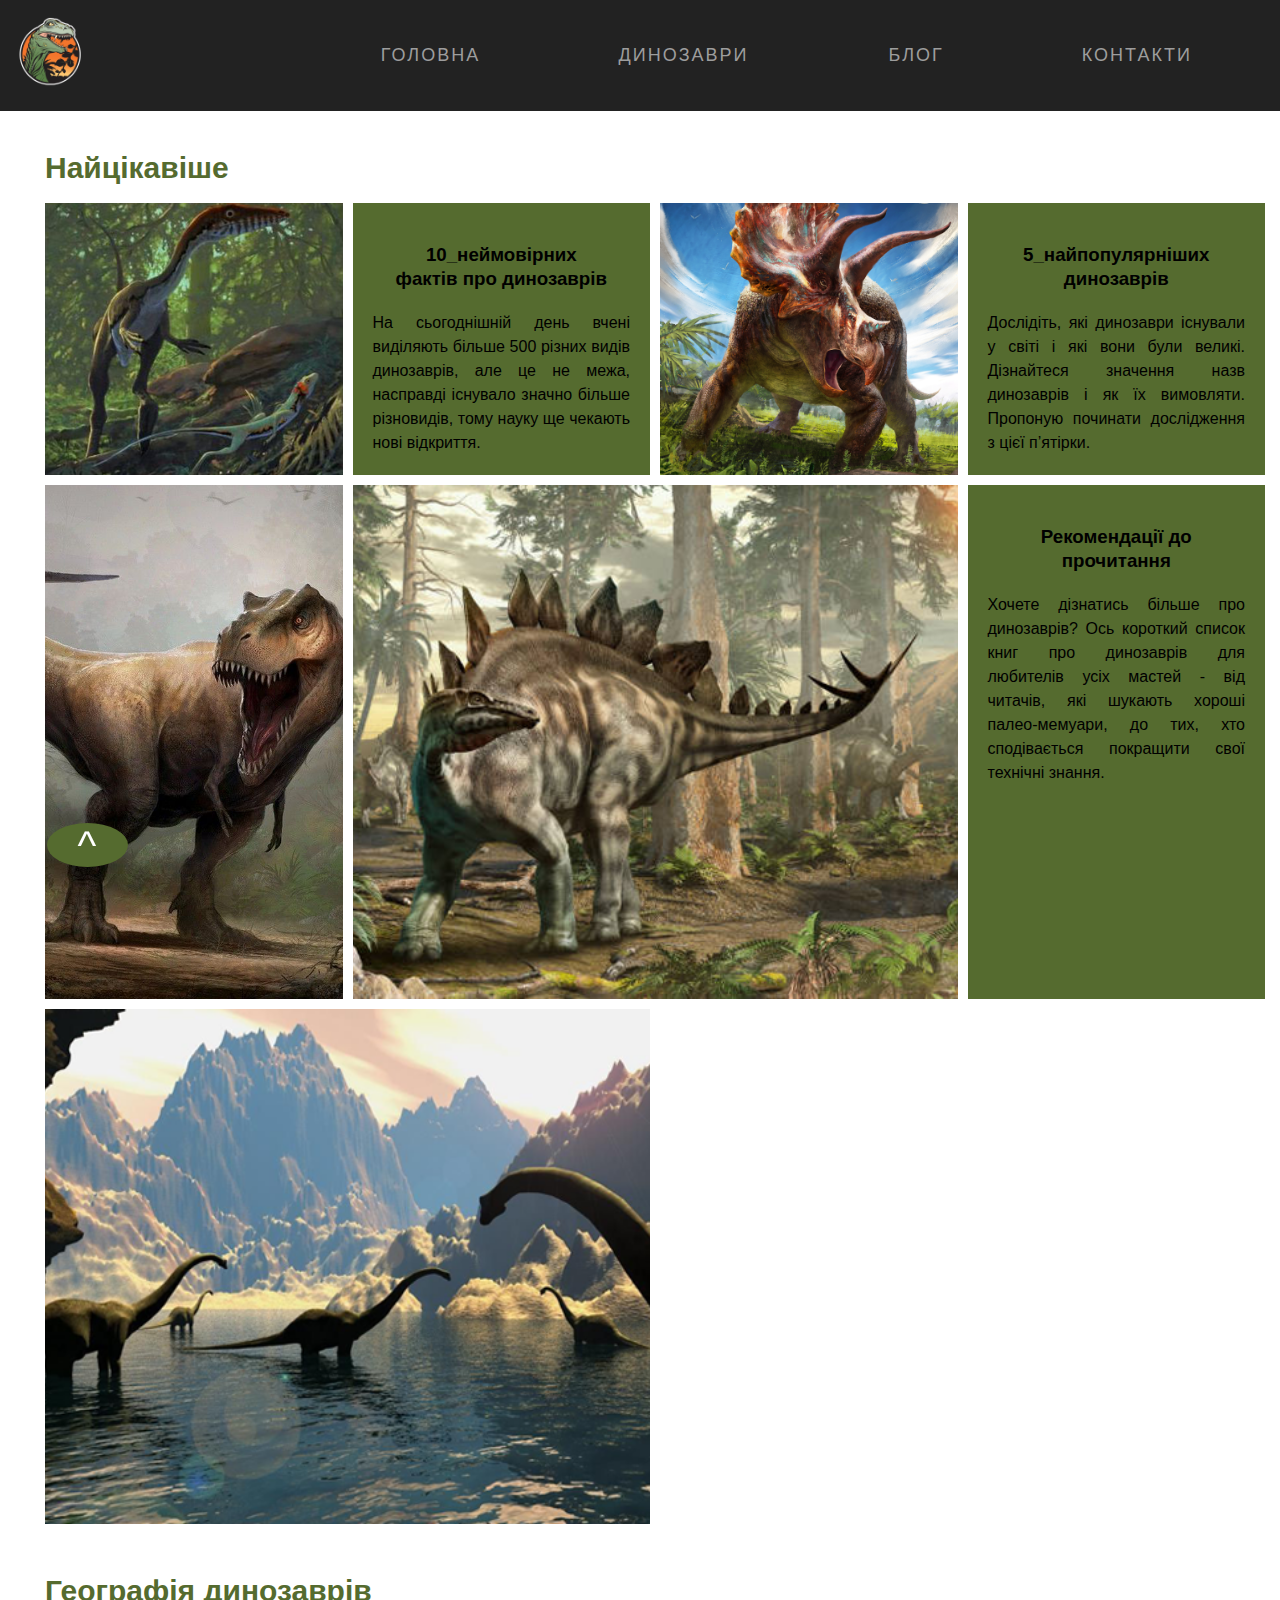
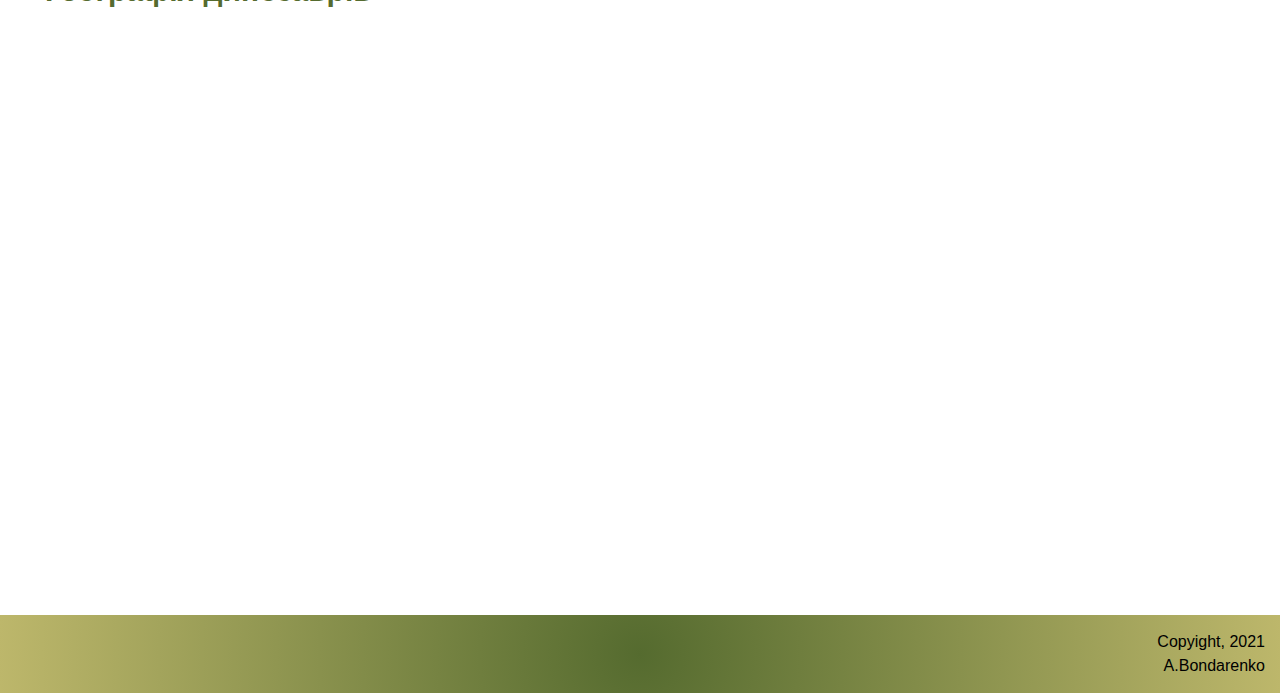
<file: dinosaurs/index.html>
<!DOCTYPE html>
<html lang="uk">
<head>
	<title>Головна|Dinosaurs</title>
	<meta charset="UTF-8">
	<meta name="description" content="Dinosaurs">
    <meta name="keywords" content="Dinosaurs, dino, museum">
    <meta name="viewport" content="width=device-width, initial-scale=1">
	<link rel="stylesheet" type="text/css" href="css/style.css">
</head>
	
	<body>
		<!-- Оболочка (grid-контейнер) -->
		<div class="wrapper">
			<!-- Шапка (grid - элемент) -->
			<header class="header" id="header">
				<a href="https://annush-hub.github.io/dinosaurs/" class="header__logo-link"><img src="images/dino-logo-1.png" class="header__logo" alt="logo"></a>
				<nav class="header__menu">
					<ul class="header__list">
						<li class="active"><a href="#" class="header__link active">Головна</a></li>
						<li><a href="https://annush-hub.github.io/dinosaurs/dinosaurs.html" class="header__link">Динозаври</a></li>
						<li><a href="https://annush-hub.github.io/dinosaurs/blog.html" class="header__link">Блог</a></li>
						<li><a href="https://annush-hub.github.io/dinosaurs/contacts.html"  class="header__link">Контакти</a></li>
					</ul>
				</nav>
			</header>

			<main class="main">
				<section class="content">
					<h2 class="main__title">Найцікавіше</h2>
					<section class="content__gallery gallery">
						
						<div class="gallery__items">
							
							<div class="gallery__item">
								<img src="https://annush-hub.github.io/dinosaurs/images/popular/coelophysis.png" alt="">
							</div>
							<div class="gallery__item-text">
								<h3 class="gallery__title">10_неймовірних фактів про динозаврів</h3>
								<p>На сьогоднішній день вчені виділяють більше 500 різних видів динозаврів, але це не межа, насправді існувало значно більше різновидів, тому науку ще чекають нові відкриття.</p>
							
							</div>
							<div class="gallery__item">
								<img src="https://annush-hub.github.io/dinosaurs/images/popular/triceratops.png" alt="">
							</div>
							<div class="gallery__item-text">
								<h3 class="gallery__title">5_найпопулярніших динозаврів</h3>
								<p>Дослідіть, які динозаври існували у світі і які вони були великі. Дізнайтеся значення назв динозаврів і як їх вимовляти. Пропоную починати дослідження з цієї п’ятірки.</p>
							</div>
							<div class="gallery__item">
								<img src="https://annush-hub.github.io/dinosaurs/images/popular/tyrannosaurus.png" alt="">
							</div>
							
							<div class="gallery__item gallery__item_big">
								<img src="https://annush-hub.github.io/dinosaurs/images/popular/stegosaurus.png" alt="">								
							</div>
							
							<div class="gallery__item-text">
								<h3 class="gallery__title">Рекомендації до прочитання</h3>
								<p>Хочете дізнатись більше про динозаврів? Ось короткий список книг про динозаврів для любителів усіх мастей - від читачів, які шукають хороші палео-мемуари, до тих, хто сподівається покращити свої технічні знання.</p>
							</div>
							<div class="gallery__item gallery__item_big">
								<img src="https://annush-hub.github.io/dinosaurs/images/popular/diplodocus.png" alt="">
							</div>
							
						</div>
					</section>
					<section class="content__collection geography">
						<h2 class="main__title">Географія динозаврів</h2>
						<div class="collection__items">
							<div class="collection__item item_geography">
								<a href=""><h2  class="collection__geography-title">Північна Америка</h2></a>
							</div>
							<div class="collection__item item_geography">
								<a href=""><h2 class="collection__geography-title">Європа</h2></a>
							</div>
							<div class="collection__item item_geography">
								<a href=""><h2 class="collection__geography-title">Азія</h2></a>
							</div>
							<div class="collection__item item_geography">
								<a href=""><h2 class="collection__geography-title">Південна Америка</h2></a>
							</div>
							<div class="collection__item item_geography">
								<a href=""><h2 class="collection__geography-title">Африка</h2></a>
							</div>
							<div class="collection__item item_geography">
								<a href=""><h2 class="collection__geography-title">Океанія</h2></a>
							</div>
						</div>
						<div id="mybutton">
	<a href="#header" class="collection__button button-up">^</a>
</div>
					</section>

				</section>
			</main>
			<footer class="footer">
				<div class="footer__text">Copyight, 2021<br>A.Bondarenko</div>
			</footer>
		</div>

	</body>	
	<script type="text/javascript" src="js/xpath.js"></script>
</html>
</file>
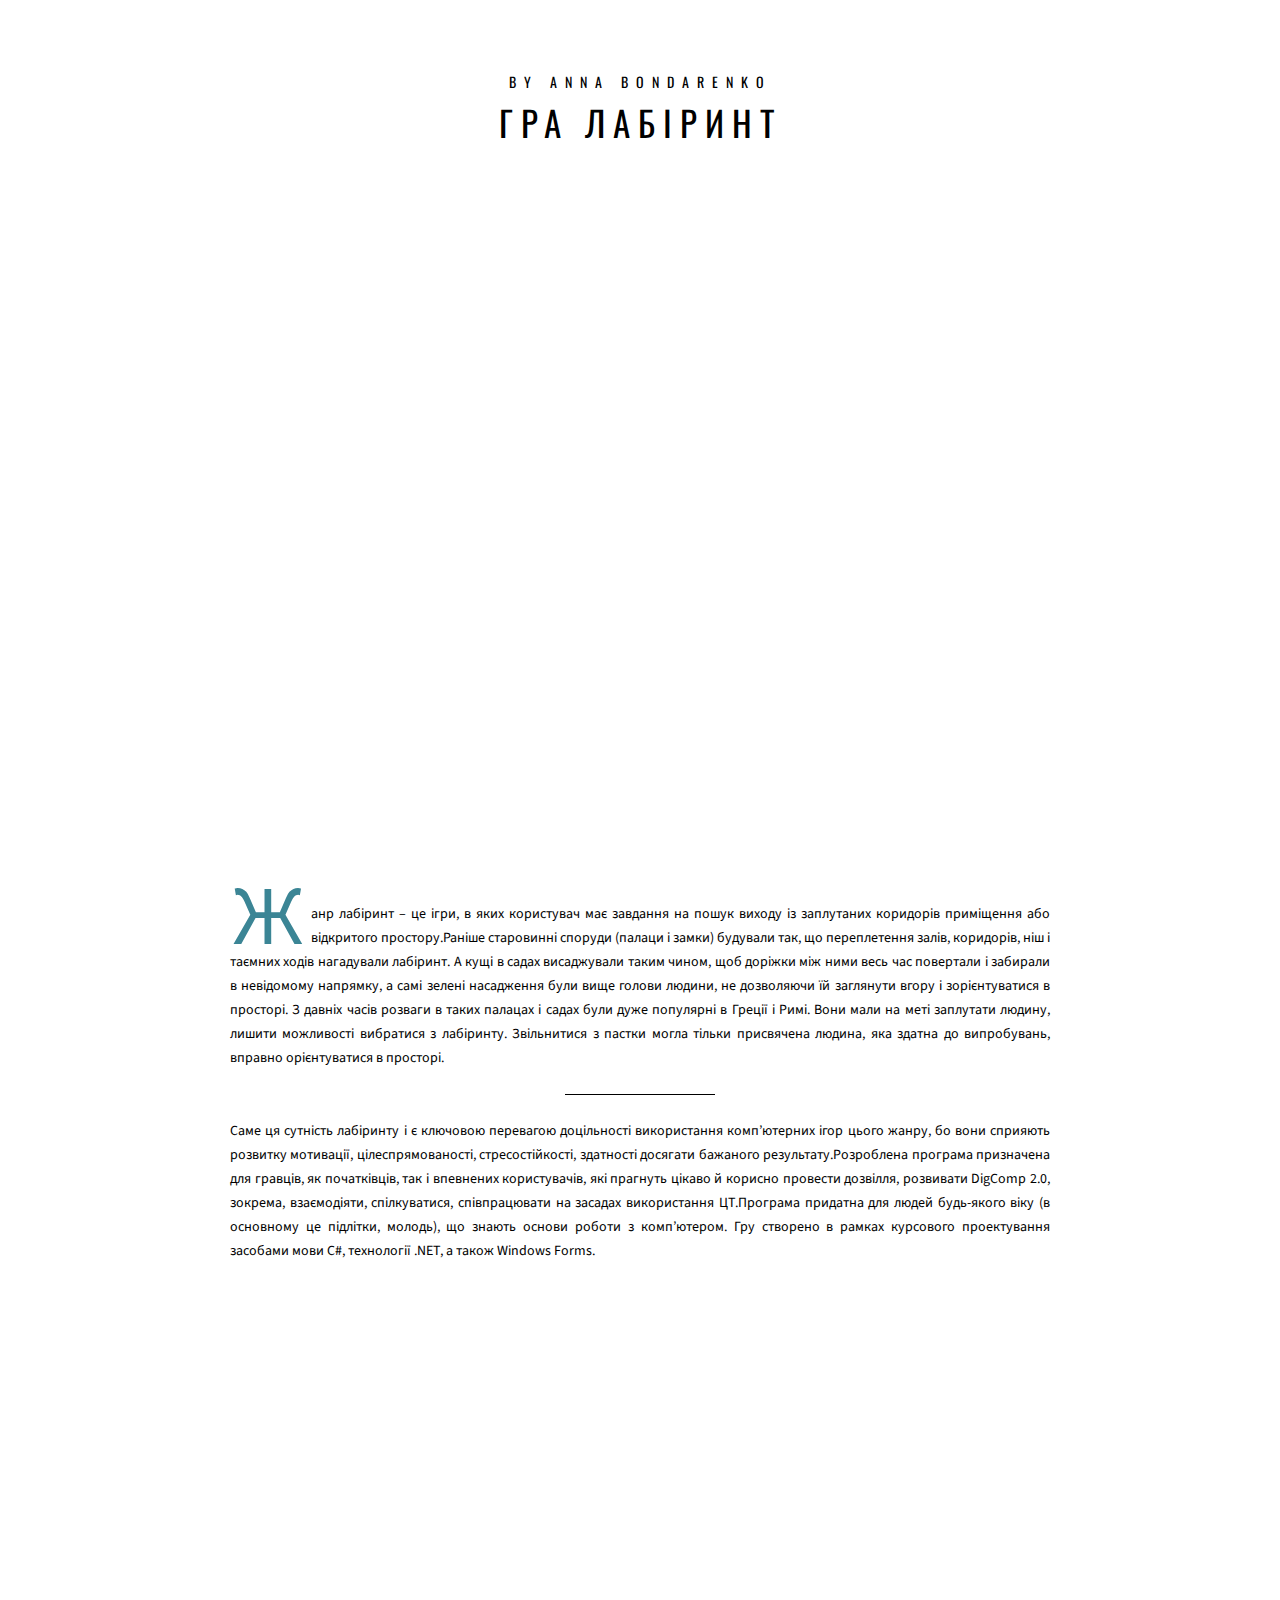
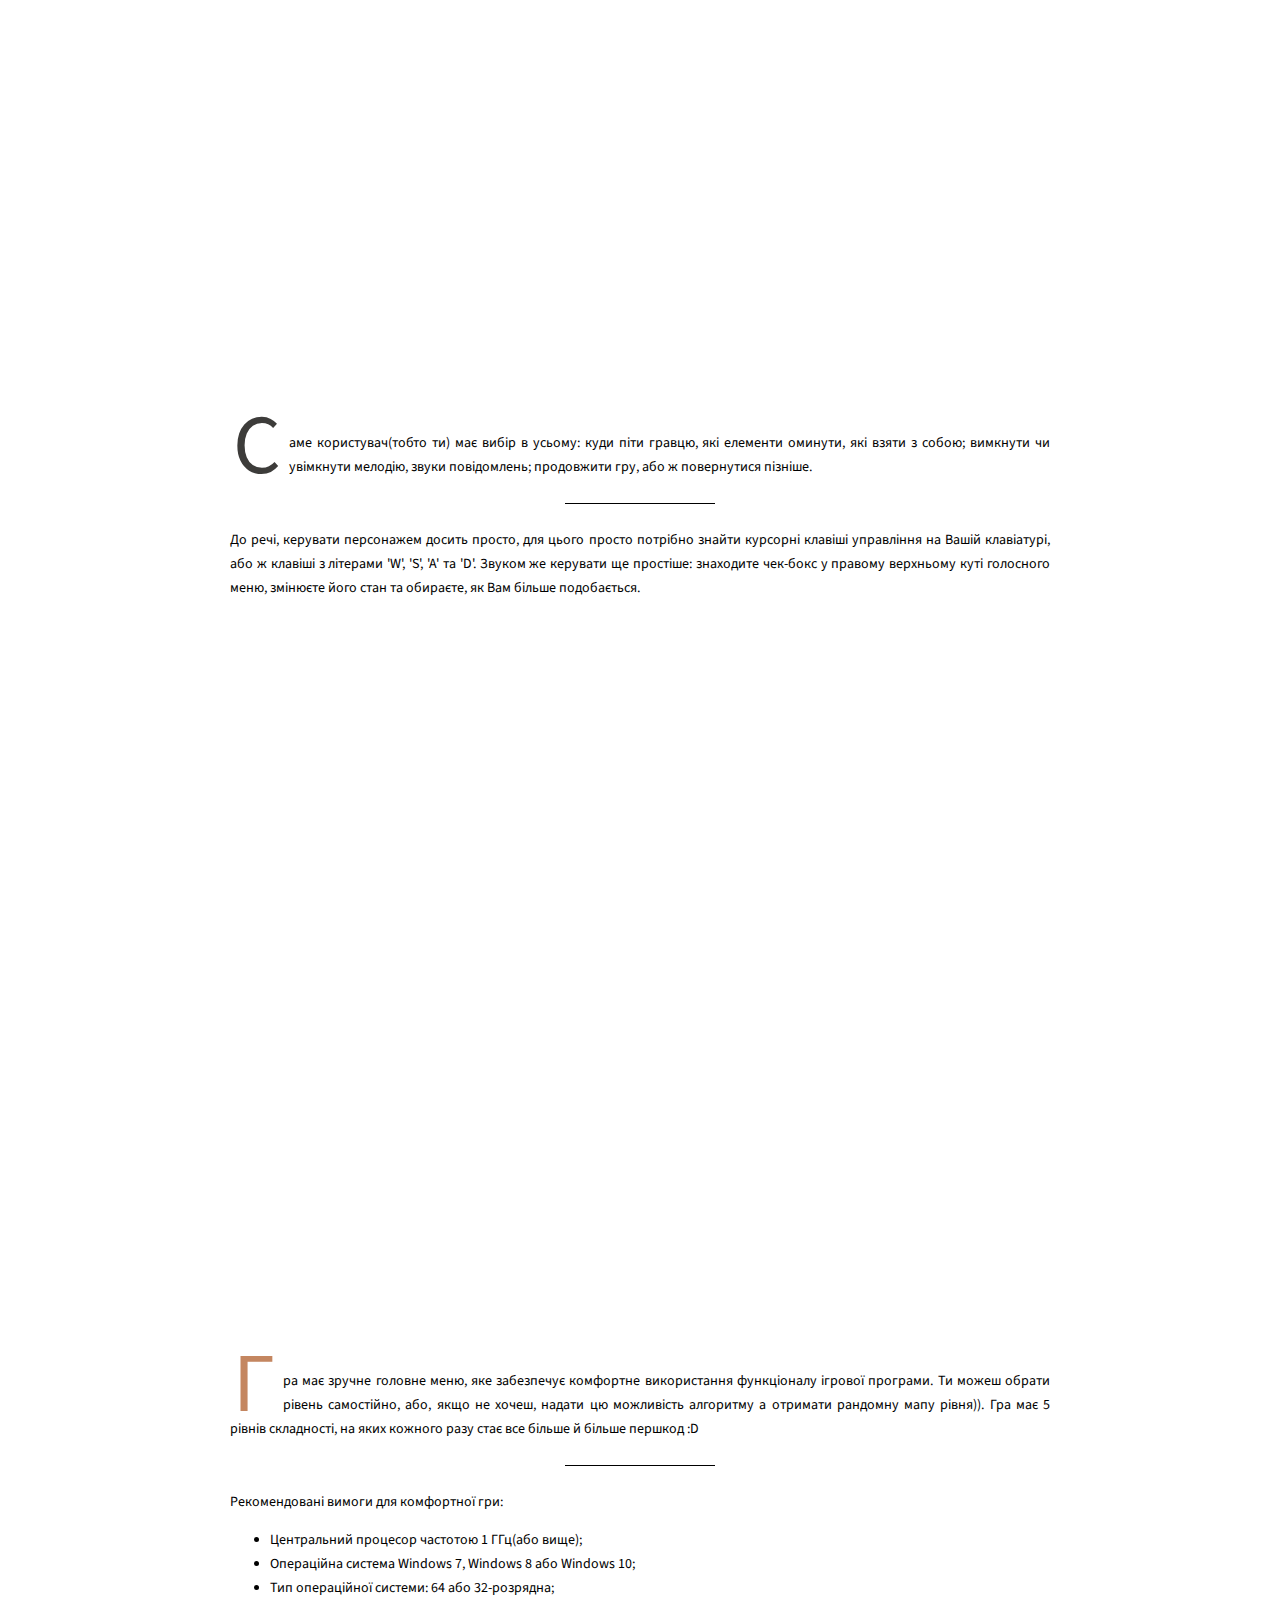
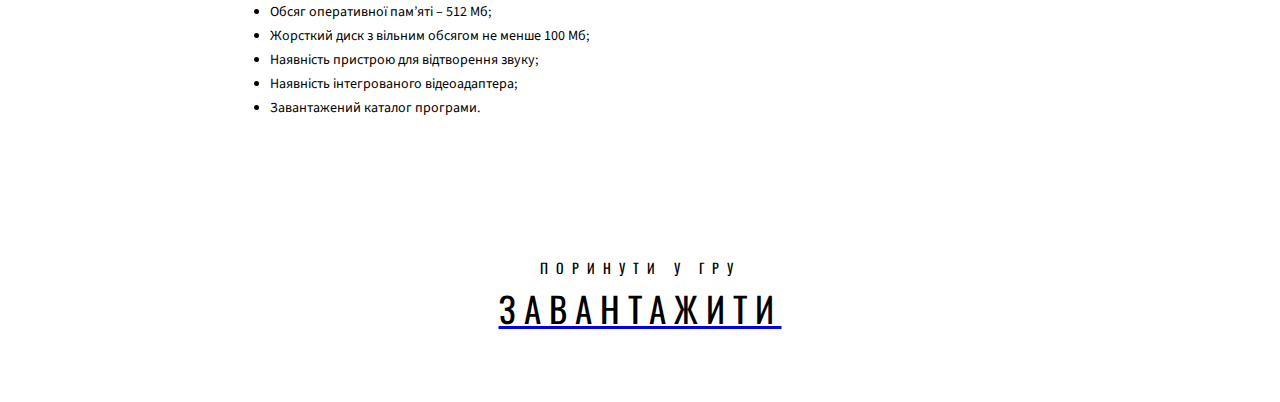
<file: maze-web/index.html>
<!DOCTYPE html>
<html>
<head>
  <title>Лабіринт</title>
  <link rel="stylesheet" type="text/css" href="css/style.css">
</head>
<body>
<div id="parallax-world-of-ugg">
  
<section>
  <div class="title">
    <h3>by Anna Bondarenko</h3>
    <h1>ГРА ЛАБІРИНТ</h1>
  </div>
</section>

<section>
    <div class="parallax-one">
      <h2>ГРАЙ</h2>
    </div>
</section>

<section>
  <div class="block">
    <p><span class="first-character sc">Ж</span>анр  лабіринт – це ігри, в яких користувач має завдання на пошук виходу із заплутаних коридорів приміщення або відкритого простору.Раніше старовинні споруди (палаци і замки) будували так, що переплетення залів, коридорів, ніш і таємних ходів нагадували лабіринт. А кущі в садах висаджували таким чином, щоб доріжки між ними весь час повертали і забирали в невідомому напрямку, а самі зелені насадження були вище голови людини, не дозволяючи їй заглянути вгору і зорієнтуватися в просторі. З давніх часів розваги в таких палацах і садах були дуже популярні  в Греції і Римі. Вони мали на меті заплутати людину, лишити можливості вибратися з лабіринту. Звільнитися з пастки могла тільки присвячена людина, яка здатна до випробувань, вправно орієнтуватися в просторі. </p>
    <p class="line-break margin-top-10"></p>
    <p class="margin-top-10">Саме ця сутність лабіринту і є ключовою перевагою доцільності використання комп’ютерних ігор цього жанру, бо вони сприяють розвитку мотивації, цілеспрямованості, стресостійкості, здатності досягати бажаного результату.Розроблена програма призначена  для гравців, як початківців, так і впевнених користувачів, які прагнуть цікаво й корисно провести дозвілля, розвивати DigComp 2.0, зокрема, взаємодіяти, спілкуватися, співпрацювати на засадах використання ЦТ.Програма придатна для людей будь-якого віку (в основному це підлітки, молодь), що знають основи роботи з комп’ютером. Гру створено в рамках курсового проектування засобами мови C#, технології .NET, а також Windows Forms.
</p>
  </div>
</section>



<section>
  <div class="parallax-two">
    <h2>КЕРУЙ</h2>
  </div>
</section>

<section>
  <div class="block">
    <p><span class="first-character ny">C</span>аме користувач(тобто ти) має вибір в усьому: куди піти гравцю, які елементи оминути, які взяти з собою; вимкнути чи увімкнути мелодію, звуки повідомлень; продовжити гру, або ж повернутися пізніше.  
   </p>
    <p class="line-break margin-top-10"></p>
    <p class="margin-top-10">До речі, керувати персонажем досить просто, для цього просто потрібно знайти курсорні клавіші управління на Вашій клавіатурі, або ж  клавіші з літерами 'W', 'S', 'A' та 'D'. Звуком же керувати ще простіше: знаходите чек-бокс у правому верхньому куті голосного меню, змінюєте його стан та обираєте, як Вам більше подобається.</p>
  </div>
</section>

<section>
  <div class="parallax-three">
    <h2>ОБИРАЙ</h2>
  </div>
</section>

<section>
  <div class="block">
    <p><span class="first-character atw"> Г</span>ра має зручне головне меню, яке забезпечує комфортне використання функціоналу ігрової програми. Ти можеш обрати рівень самостійно, або, якщо не хочеш, надати цю можливість алгоритму а отримати рандомну мапу рівня)). Гра має 5 рівнів складності, на яких кожного разу стає все більше й більше першкод :D  </p>
    <p class="line-break margin-top-10"></p>
    <p class="margin-top-10">Рекомендовані вимоги для комфортної гри:
      <ul>
        <li>Центральний процесор частотою 1 ГГц(або вище);</li>
        <li>Операційна система Windows 7, Windows 8 або Windows 10;</li>
        <li>Тип операційної системи: 64 або 32-розрядна;</li>
        <li>Обсяг оперативної пам’яті – 512 Мб;</li>
        <li>Жорсткий диск з вільним обсягом не менше 100 Мб;</li>
        <li>Наявність пристрою для відтворення звуку;</li>
        <li>Наявність інтегрованого відеоадаптера;</li>
        <li>Завантажений каталог програми.</li>

      </ul></p>
  </div>
</section>
  <div class="title">
    <h3>поринути у гру</h3>
    <a href="https://drive.google.com/file/d/1EW6NVHGD-5FxJFAWddcGbqvhpGiry6Km/view?usp=sharing" target="_blank"><h1>ЗАВАНТАЖИТИ</h1></a>
  </div>
</div>
<section>
  
</section>
</body>
</html>
</file>
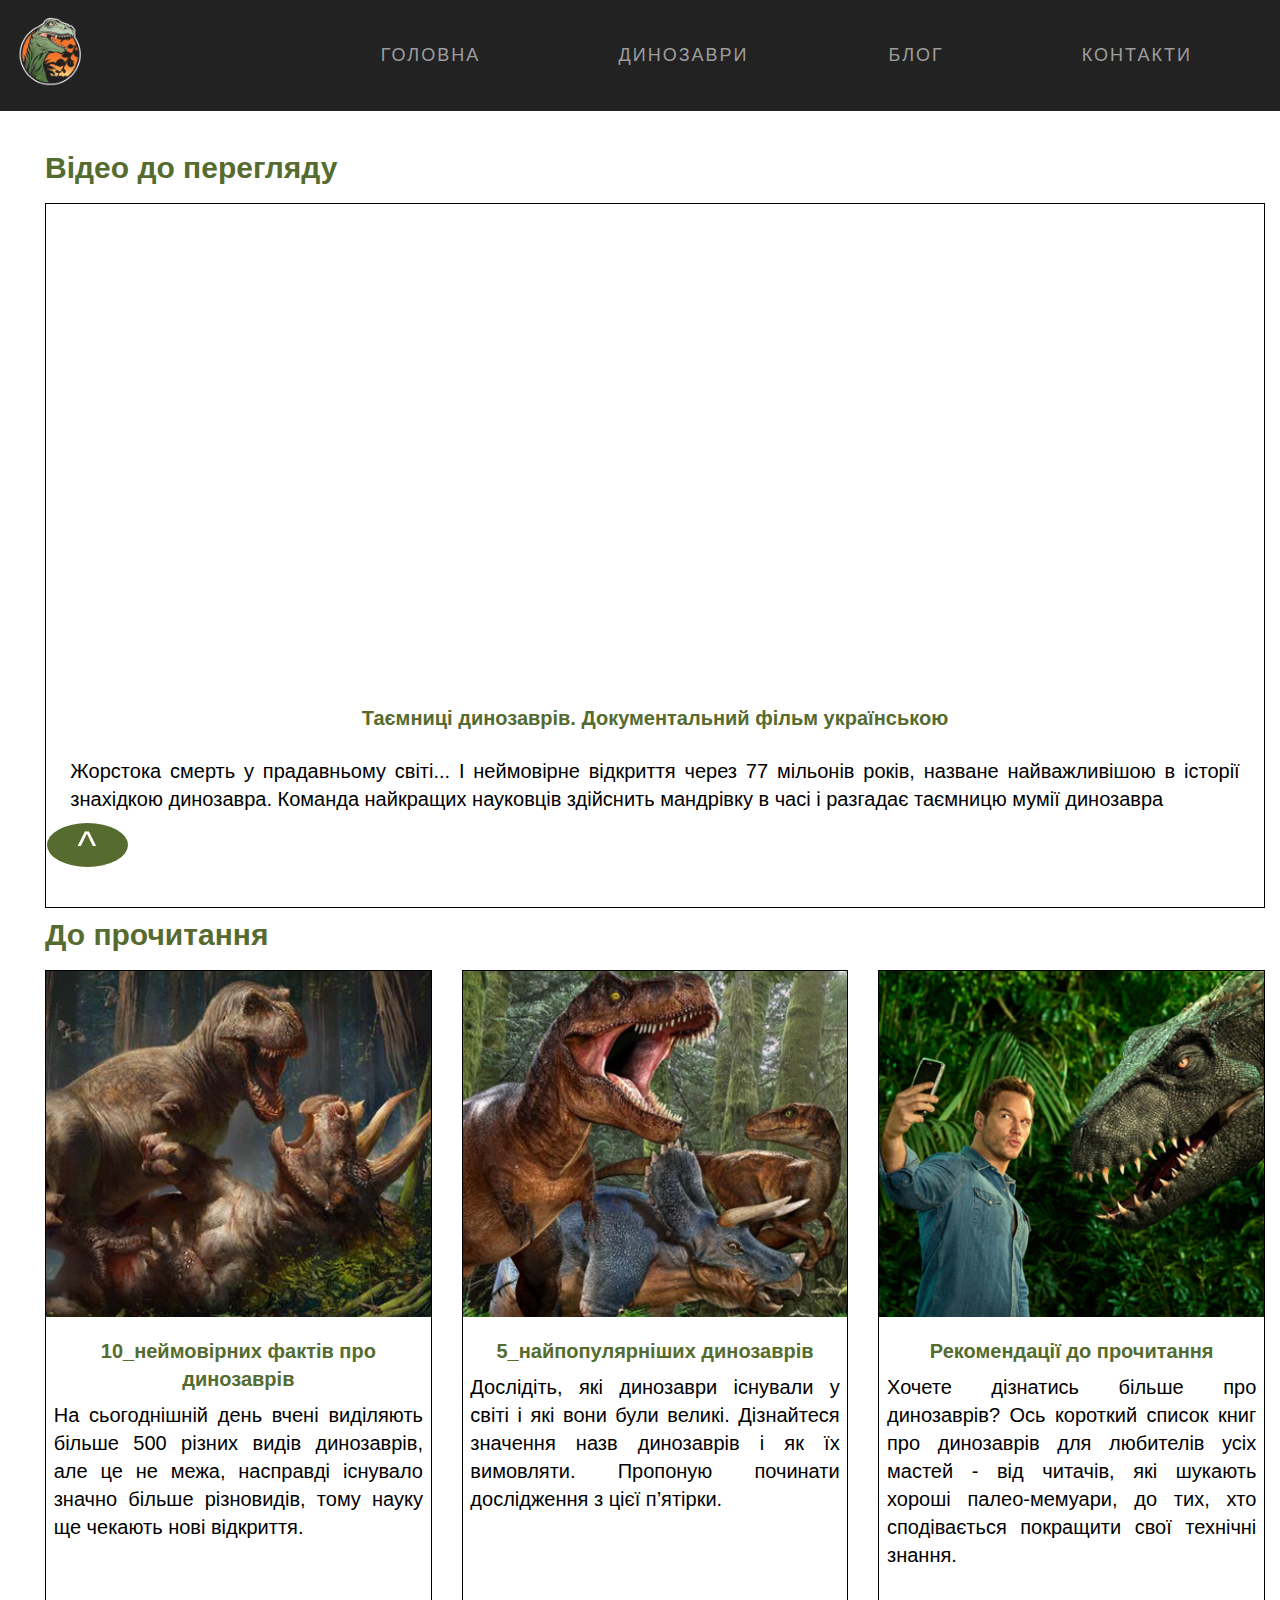
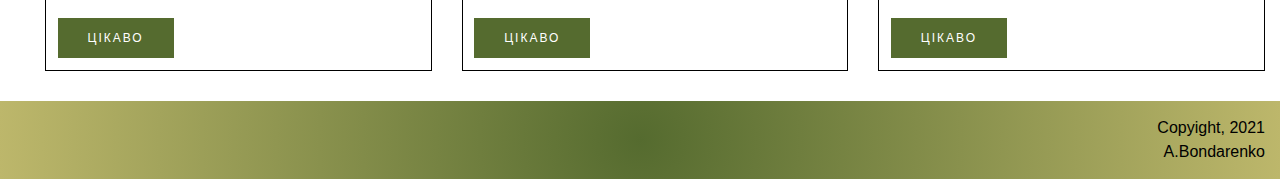
<file: dinosaurs/blog.html>
<!DOCTYPE html>
<html lang="uk">
<head>
	<title>Блог|Dinosaurs</title>
	<meta charset="UTF-8">
	<meta name="description" content="Dinosaurs">
    <meta name="keywords" content="Dinosaurs, dino, museum">
    <meta name="viewport" content="width=device-width, initial-scale=1">
	<link rel="stylesheet" type="text/css" href="css/style.css">
</head>
	
	<body>
		<!-- Оболочка (grid-контейнер) -->
		<div class="wrapper">
			<!-- Шапка (grid - элемент) -->
			<header class="header" id="header">
				<a href="https://annush-hub.github.io/dinosaurs/" class="header__logo-link"><img src="images/dino-logo-1.png" class="header__logo" alt="logo"></a>
				<nav class="header__menu">
					<ul class="header__list">
						<li class="active"><a href="#" class="header__link">Головна</a></li>
						<li><a href="https://annush-hub.github.io/dinosaurs/dinosaurs.html" class="header__link">Динозаври</a></li>
						<li><a href="https://annush-hub.github.io/dinosaurs/blog.html" class="header__link active">Блог</a></li>
						<li><a href="https://annush-hub.github.io/dinosaurs/contacts.html"  class="header__link">Контакти</a></li>
					</ul>
				</nav>
			</header>

			<main class="main">
				<section class="content">
					
					<section class="content__products products">
						<h2 class="main__title">Відео до перегляду</h2>
						<div class="collection__item big card">
							<iframe  style="min-width: 100%; height: 500px; " src="https://www.youtube.com/embed/Tq0fv-QqIvc" title="YouTube video player" allow="accelerometer; autoplay; clipboard-write; encrypted-media; gyroscope; picture-in-picture" allowfullscreen></iframe>
							
								<div class="collection__name">
									<a href=""><h4 class="collection__title">Таємниці динозаврів. Документальний фільм українською</h4></a>
									<p class="collection__text" >Жорстока смерть у прадавньому світі... І неймовірне відкриття через 77 мільонів років, назване найважливішою в історії знахідкою динозавра. Команда найкращих науковців здійснить мандрівку в часі і разгадає таємницю мумії динозавра</p>
								</div>
						</div>
						<h2 class="main__title">До прочитання</h2>
						<div class="collection__items">
							<div class="collection__item  card">
								<div class="collection__image">
									<a href=""><img src="https://annush-hub.github.io/dinosaurs/images/art_1.png" alt=""></a>
								</div>
								<div class="collection__name">
									<a href=""><h4 class="collection__title">10_неймовірних фактів про динозаврів</h4></a>
									<p class="collection__text" >На сьогоднішній день вчені виділяють більше 500 різних видів динозаврів, але це не межа, насправді існувало значно більше різновидів, тому науку ще чекають нові відкриття.</p>
								</div>
								<a href="" class="collection__button">Цікаво</a>
							</div>
							<div class="collection__item card">
								<div class="collection__image">
									<a href=""><img src="https://annush-hub.github.io/dinosaurs/images/art-2.png" alt=""></a>
								</div>
								<div class="collection__name">
								<a href=""><h4 class="collection__title">5_найпопулярніших динозаврів</h4></a>
								<p class="collection__text" >Дослідіть, які динозаври існували у світі і які вони були великі. Дізнайтеся значення назв динозаврів і як їх вимовляти. Пропоную починати дослідження з цієї п’ятірки.</p>
								</div>
								<a href="" class="collection__button">Цікаво</a>

							</div>
							<div class="collection__item card">
								<div class="collection__image">
									<a href=""><img src="https://annush-hub.github.io/dinosaurs/images/art-3.png" alt=""></a>
								</div>
								<div class="collection__name">
								<a href=""><h4 class="collection__title">Рекомендації до прочитання</h4></a>
								<p class="collection__text" >Хочете дізнатись більше про динозаврів? Ось короткий список книг про динозаврів для любителів усіх мастей - від читачів, які шукають хороші палео-мемуари, до тих, хто сподівається покращити свої технічні знання.</p>
								</div>
								<a href="" class="collection__button">Цікаво</a>

							</div>
						</div>
					</section>
					<div id="mybutton">
	<a href="#header" class="collection__button button-up">^</a>
</div>
				</section>
	</main>
			<footer class="footer">
				<div class="footer__text">Copyight, 2021<br>A.Bondarenko</div>
			</footer>
		</div>
	</body>
</html>
</file>
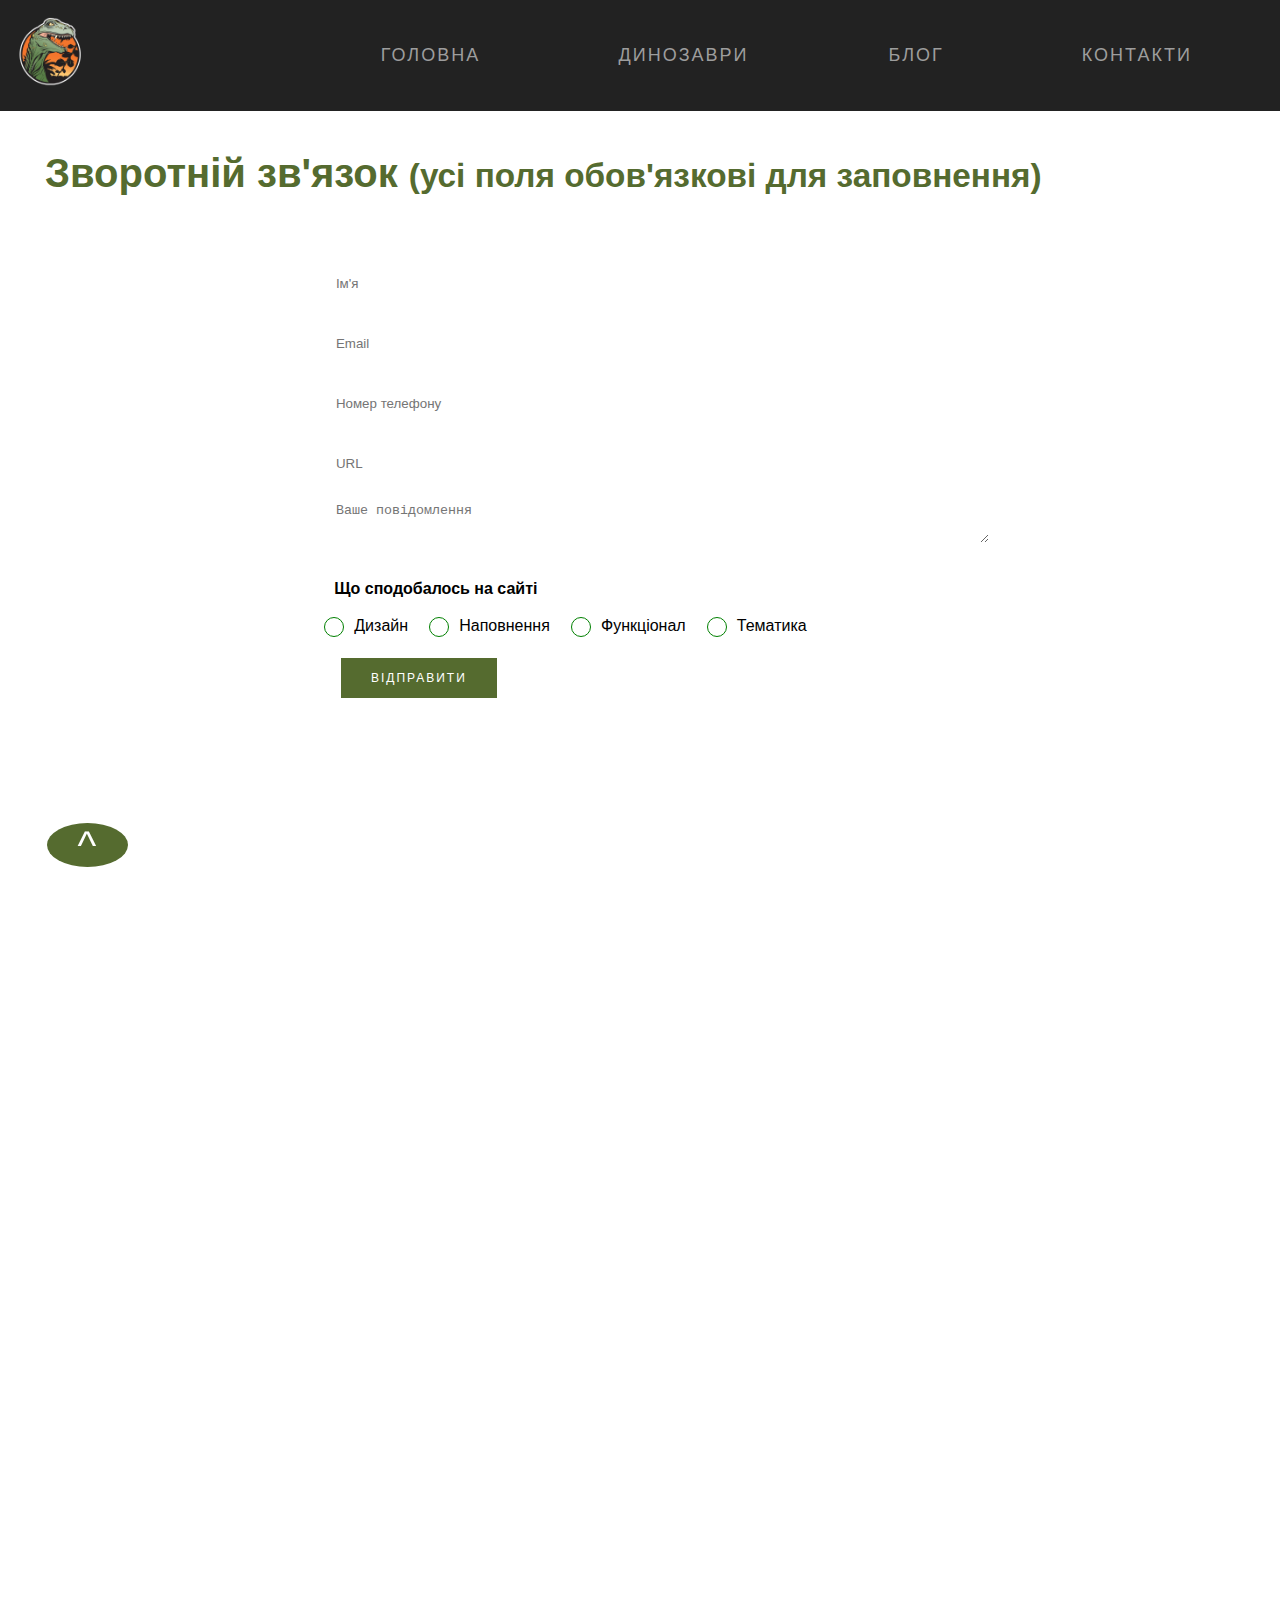
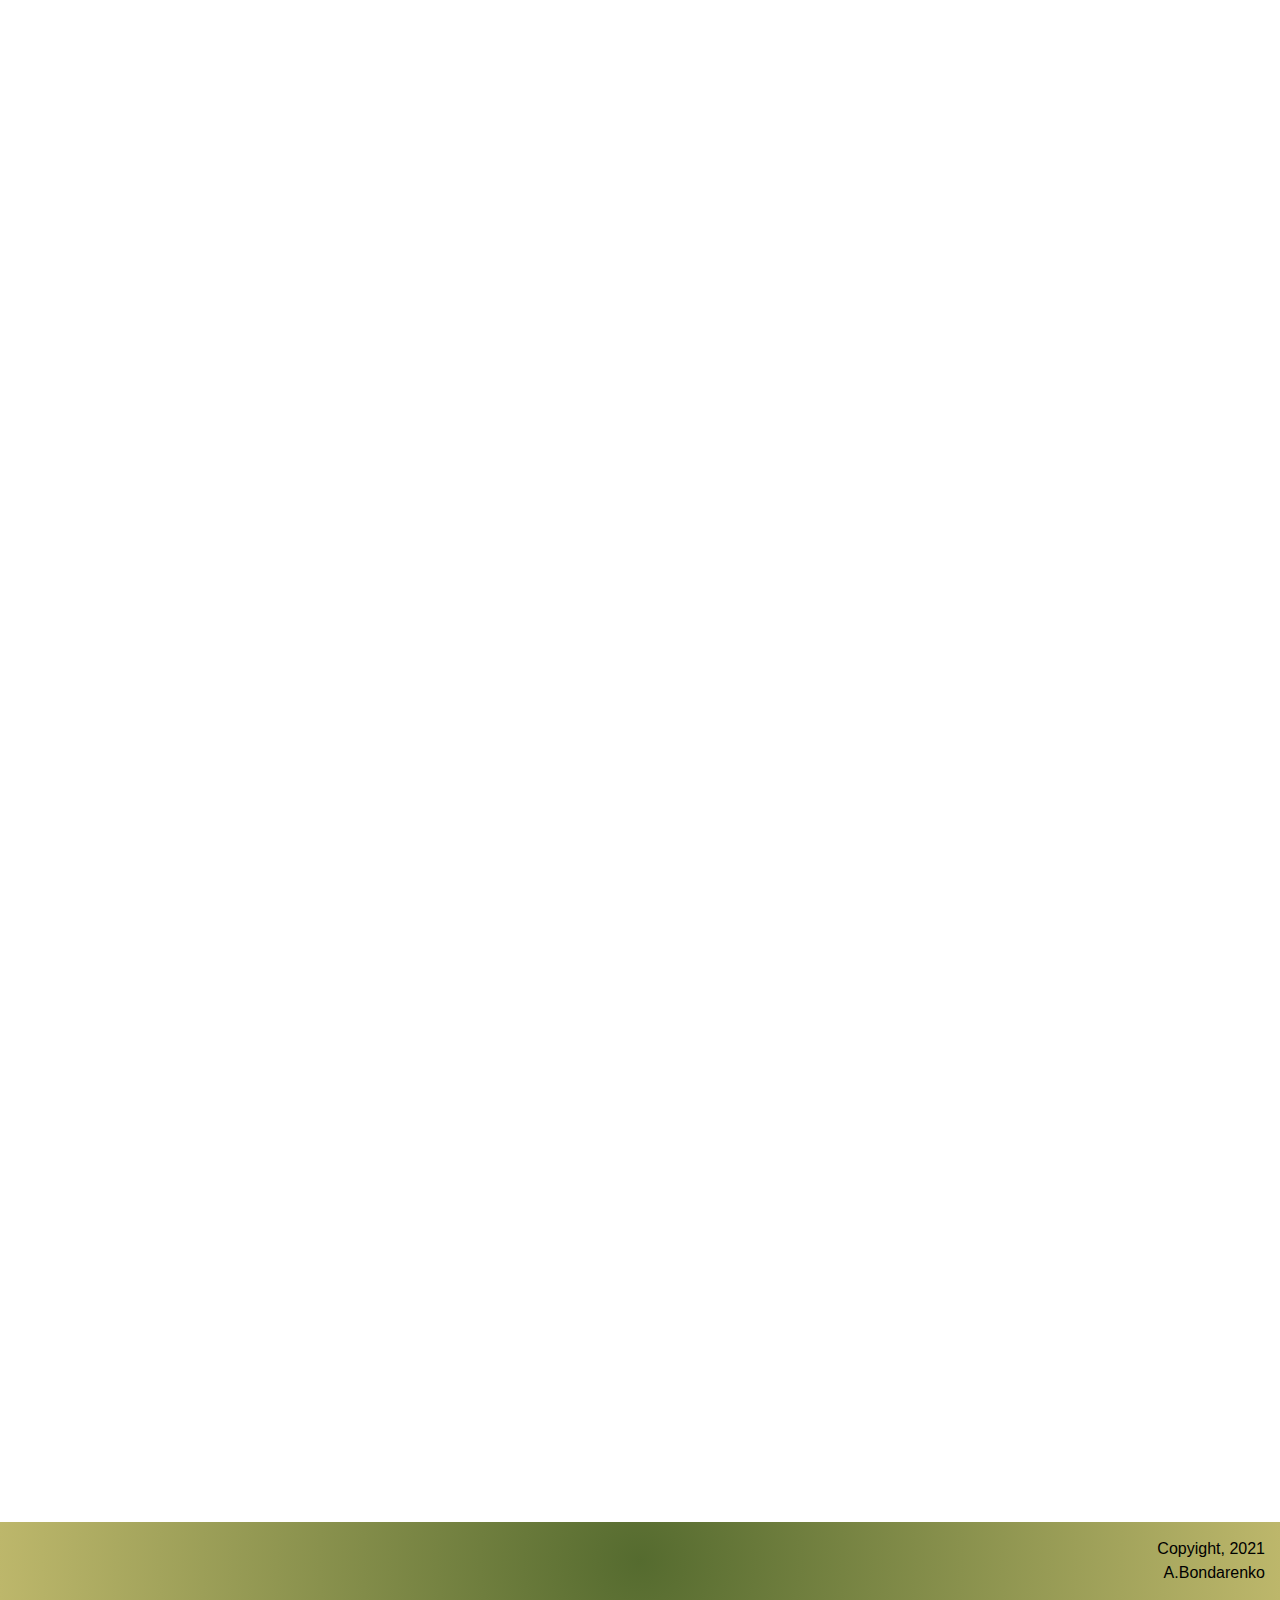
<file: dinosaurs/contacts.html>
<!DOCTYPE html>
<html lang="uk">
<head>
	<title>Контакти|Dinosaurs</title>
	<meta charset="UTF-8">
	<meta name="description" content="Dinosaurs">
    <meta name="keywords" content="Dinosaurs, dino, museum">
    <meta name="viewport" content="width=device-width, initial-scale=1">
	<link rel="stylesheet" type="text/css" href="css/style.css">
</head>
	
	<body>
		<div class="wrapper">
			<header class="header" id="header">
				<a href="https://annush-hub.github.io/dinosaurs/" class="header__logo-link"><img src="images/dino-logo-1.png" class="header__logo" alt="logo"></a>
				<nav class="header__menu">
					<ul class="header__list">
						<li class="active"><a href="#" class="header__link">Головна</a></li>
						<li><a href="https://annush-hub.github.io/dinosaurs/dinosaurs.html" class="header__link">Динозаври</a></li>
						<li><a href="https://annush-hub.github.io/dinosaurs/blog.html" class="header__link">Блог</a></li>
						<li><a href="https://annush-hub.github.io/dinosaurs/contacts.html"  class="header__link active">Контакти</a></li>
					</ul>
				</nav>
			</header>
			<main class="main">
				<section class="content">
					<h1 class="main__title">Зворотній зв'язок <small> (усі поля обов'язкові для заповнення)</small></h1>
					<section class="content__contacts">						
						<form class="content__form">				
							<div><input class="content__input" type="text" placeholder="Ім'я" required pattern="[А-Яа-я]{1,32}" title="Введіть коректну інформацію"></div>
							<div><input class="content__input" type="text" placeholder="Email" required  pattern="[a-z0-9._%+-]+@[a-z0-9.-]+\.[a-z]{2,}$" title="Введіть коректну інформацію"> </div>
							<div><input class="content__input" type="text" placeholder="Номер телефону" required pattern="(\+?\d[- .]*){7,13}" title="Введіть коректну інформацію"></div>
							<div><input class="content__input" type="URL" placeholder="URL" pattern="https://.*" size="30"
  							required title="Введіть коректну інформацію"></div>
  							<div><textarea class="content__input" placeholder="Ваше повідомлення"></textarea></div>
  							<div>
  								<h4 class="collection__text" >Що сподобалось на сайті</h4>
  									<input class="content__checkbox" type="checkbox" id="design" name="like">
									<label class="content__label" for="design">Дизайн</label>
									<input class="content__checkbox" type="checkbox" id="content" name="like">
									<label class="content__label" for="content">Наповнення</label>
									<input class="content__checkbox" type="checkbox" id="funcs" name="like">
									<label class="content__label" for="funcs">Функціонал</label>
									<input class="content__checkbox" type="checkbox" id="nothing" name="like">
									<label class="content__label" for="nothing">Тематика</label>
							</div>
  							<div><input type="submit" value="Відправити" class="collection__button"></div>
						</form>
			</section>		
										<div id="mybutton">
	<a href="#header" class="collection__button button-up">^</a>
</div>
		
				</section>
			</main>
			<footer class="footer">
				<div class="footer__text">Copyight, 2021<br>A.Bondarenko</div>
			</footer>
		</div>
	</body>
</html>
</file>
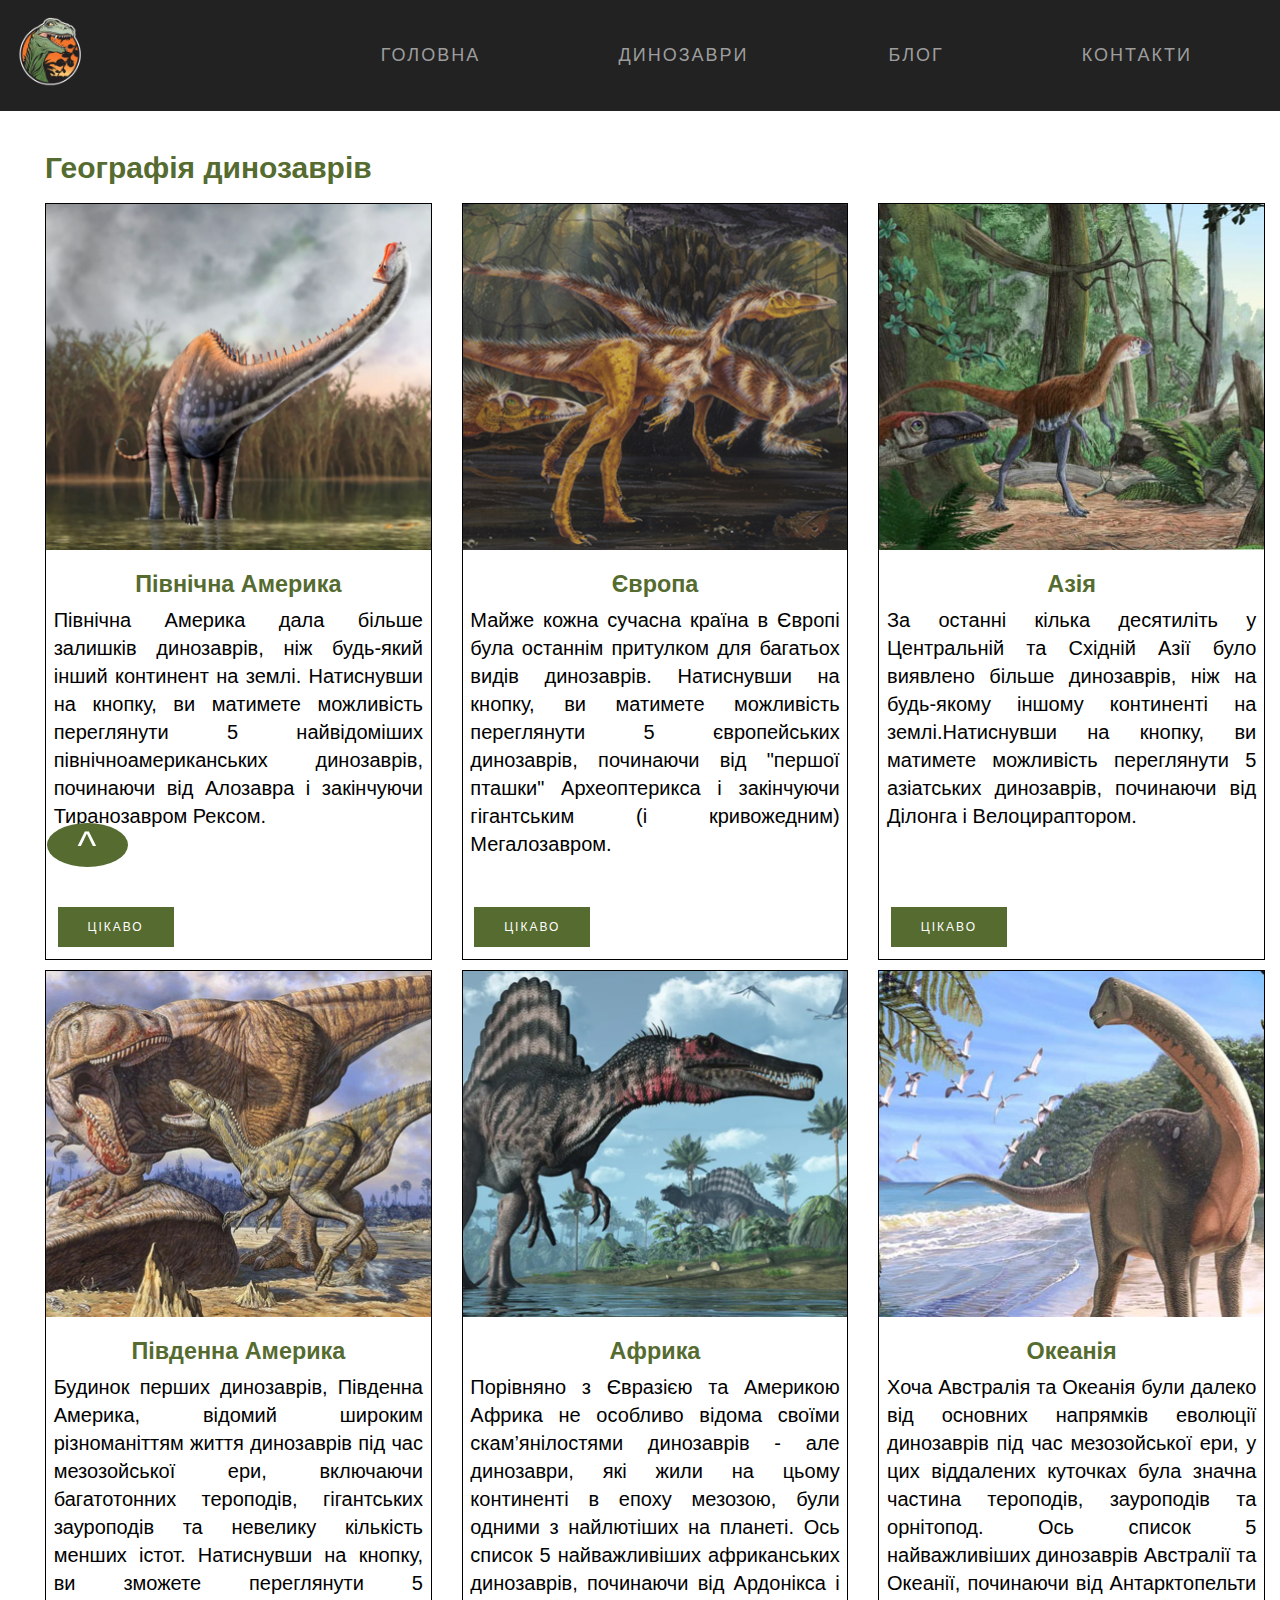
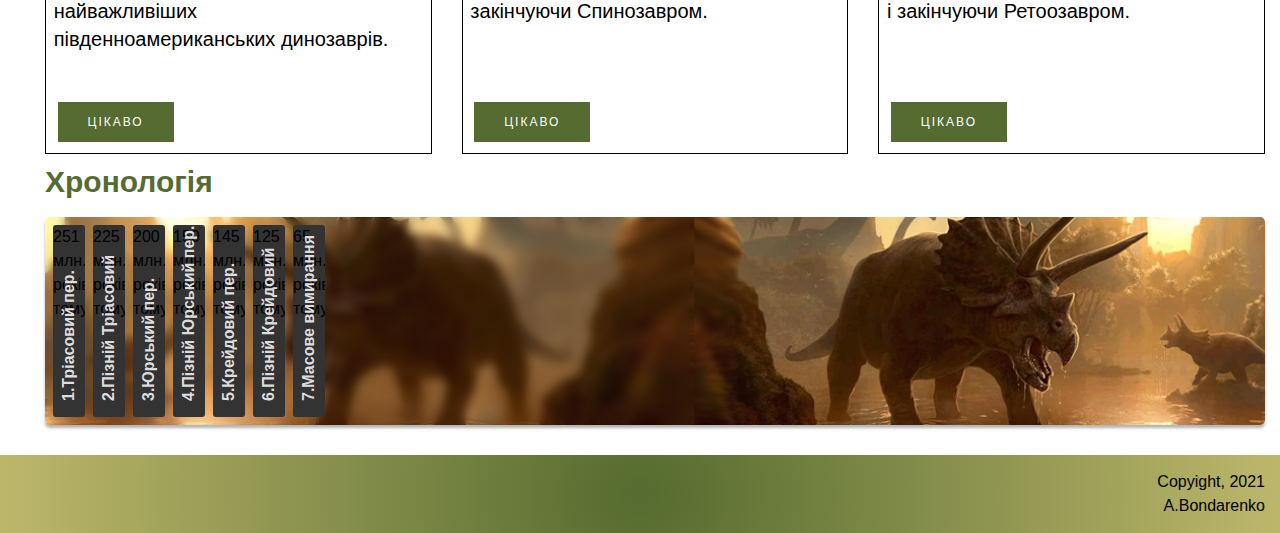
<file: dinosaurs/dinosaurs.html>
<!DOCTYPE html>
<html lang="uk">
<head>
	<title>Динозаври|Dinosaurs</title>
	<meta charset="UTF-8">
	<meta name="description" content="Dinosaurs">
    <meta name="keywords" content="Dinosaurs, dino, museum">
    <meta name="viewport" content="width=device-width, initial-scale=1">
	<link rel="stylesheet" type="text/css" href="css/style.css">
</head>
	
	<body>
		<!-- Оболочка (grid-контейнер) -->
		<div class="wrapper">
			<!-- Шапка (grid - элемент) -->
			<header class="header" id="header">
				<a href="https://annush-hub.github.io/dinosaurs/" class="header__logo-link"><img src="images/dino-logo-1.png" class="header__logo" alt="logo"></a>
				<nav class="header__menu">
					<ul class="header__list">
						<li class="active"><a href="#" class="header__link">Головна</a></li>
						<li><a href="https://annush-hub.github.io/dinosaurs/dinosaurs.html" class="header__link active">Динозаври</a></li>
						<li><a href="https://annush-hub.github.io/dinosaurs/blog.html" class="header__link">Блог</a></li>
						<li><a href="https://annush-hub.github.io/dinosaurs/contacts.html"  class="header__link">Контакти</a></li>
					</ul>
				</nav>
			</header>

			<main class="main">
				<section class="content">
					
					<section class="content__products products">
						<h2 class="main__title">Географія динозаврів</h2>
						<div class="collection__items">
							<div class="collection__item  card">
								<div class="collection__image">
									<a href=""><img src="https://annush-hub.github.io/dinosaurs/images/pnamerika.png" alt=""></a>
								</div>
								<div class="collection__name">
									<a href=""><h3 class="collection__title">Північна Америка</h3></a>
									<p class="collection__text" >Північна Америка дала більше залишків динозаврів, ніж будь-який інший континент на землі.  Натиснувши на кнопку, ви матимете можливість переглянути 5 найвідоміших північноамериканських динозаврів, починаючи від Алозавра і закінчуючи Тиранозавром Рексом.</p>
								</div>
								<a href="" class="collection__button">Цікаво</a>
							</div>
							<div class="collection__item card">
								<div class="collection__image">
									<a href=""><img src="https://annush-hub.github.io/dinosaurs/images/europa.png" alt=""></a>
								</div>
								<div class="collection__name">
								<a href=""><h3 class="collection__title">Європа</h3></a>
								<p class="collection__text" >Майже кожна сучасна країна в Європі була останнім притулком для багатьох видів динозаврів. Натиснувши на кнопку, ви матимете можливість переглянути 5 європейських динозаврів, починаючи від "першої пташки" Археоптерикса і закінчуючи гігантським (і кривожедним) Мегалозавром.
</p>
								</div>
								<a href="" class="collection__button">Цікаво</a>

							</div>
							<div class="collection__item card">
								<div class="collection__image">
									<a href=""><img src="https://annush-hub.github.io/dinosaurs/images/Asia.png" alt=""></a>
								</div>
								<div class="collection__name">
								<a href=""><h3 class="collection__title">Азія</h3></a>
								<p class="collection__text" >За останні кілька десятиліть у Центральній та Східній Азії було виявлено більше динозаврів, ніж на будь-якому іншому континенті на землі.Натиснувши на кнопку, ви матимете можливість переглянути 5 азіатських динозаврів, починаючи від  Ділонга і Велоцираптором.
							</p>
								</div>
								<a href="" class="collection__button">Цікаво</a>

							</div>
							<div class="collection__item card">
								<div class="collection__image">
									<a href=""><img src="https://annush-hub.github.io/dinosaurs/images/pdamerika.png" alt=""></a>
								</div>
								<div class="collection__name">
								<a href=""><h3 class="collection__title">Південна Америка</h3></a>
								<p class="collection__text" >Будинок перших динозаврів, Південна Америка, відомий широким різноманіттям життя динозаврів під час мезозойської ери, включаючи багатотонних тероподів, гігантських зауроподів та невелику кількість менших істот. Натиснувши на кнопку, ви зможете переглянути 5  найважливіших південноамериканських динозаврів.</p>
								</div>
								<a href="" class="collection__button">Цікаво</a>

							</div>
							<div class="collection__item card">
								<div class="collection__image">
									<a href=""><img src="https://annush-hub.github.io/dinosaurs/images/afrika.png" alt=""></a>
								</div>
								<div class="collection__name">
								<a href=""><h3 class="collection__title">Африка</h3></a>
								<p class="collection__text" >Порівняно з Євразією та Америкою Африка не особливо відома своїми скам’янілостями динозаврів - але динозаври, які жили на цьому континенті в епоху мезозою, були одними з найлютіших на планеті. Ось список 5 найважливіших африканських динозаврів, починаючи від Ардонікса і закінчуючи Спинозавром.</p>
								</div>
								<a href="" class="collection__button">Цікаво</a>

							</div>
							<div class="collection__item card">
								<div class="collection__image">
									<a href=""><img src="https://annush-hub.github.io/dinosaurs/images/oceania.jpg" alt=""></a>
								</div>
								<div class="collection__name">
								<a href=""><h3 class="collection__title">Океанія</h3></a>
								<p class="collection__text" >Хоча Австралія та Океанія були далеко від основних напрямків еволюції динозаврів під час мезозойської ери, у цих віддалених куточках була значна частина тероподів, зауроподів та орнітопод. Ось список 5 найважливіших динозаврів Австралії та Океанії, починаючи від Антарктопельти і закінчуючи Ретоозавром.</p>
								</div>
								<a href="" class="collection__button">Цікаво</a>

							</div>
						</div>
					
					<section class="content__products products">
						<h2 class="main__title">Хронологія</h2>		
						<article class="accordion">

						<section class="accordion__item" id="acc1">
							<h4 class="accordion__title" ><a class="accordion__link" href="#acc1">1.Тріасовий пер.</a></h4>
							<p>251 млн. років тому</p>
						</section>
	
						<section class="accordion__item" id="acc2">
							<h4 class="accordion__title" ><a class="accordion__link" href="#acc2">2.Пізній Тріасовий пер.</a></h4>
							<p>225 млн. років тому</p>
						</section>
	
						<section class="accordion__item" id="acc3">
							<h4 class="accordion__title" ><a class="accordion__link" href="#acc3">3.Юрський пер.</a></h4>
							<p>200 млн. років тому</p>
						</section>
	
						<section class="accordion__item" id="acc4">
							<h4 class="accordion__title" ><a class="accordion__link" href="#acc4">4.Пізній Юрський пер.</a></h4>
							<p>150 млн. років тому</p>
						</section>
	
						<section class="accordion__item" id="acc5">
							<h4 class="accordion__title" ><a class="accordion__link" href="#acc5">5.Крейдовий пер.</a></h4>
							<p>145 млн. років тому</p>
						</section>
						<section class="accordion__item" id="acc6">
							<h4 class="accordion__title" ><a class="accordion__link" href="#acc6">6.Пізній Крейдовий пер.</a></h4>
							<p>125 млн. років тому</p>
						</section>
						
						<section class="accordion__item" id="acc7">
							<h4 class="accordion__title" ><a class="accordion__link" href="#acc7">7.Масове вимирання</a></h4>
							<p>65 млн. років тому</p>
						</section>

						</article>

					</section>
				</section>
				<div id="mybutton">
					<a href="#header" class="collection__button button-up">^</a>
				</div>
		</section>

			</main>
			<footer class="footer">
				<div class="footer__text">Copyight, 2021<br>A.Bondarenko</div>
			</footer>
		</div>
	</body>
</html>
</file>
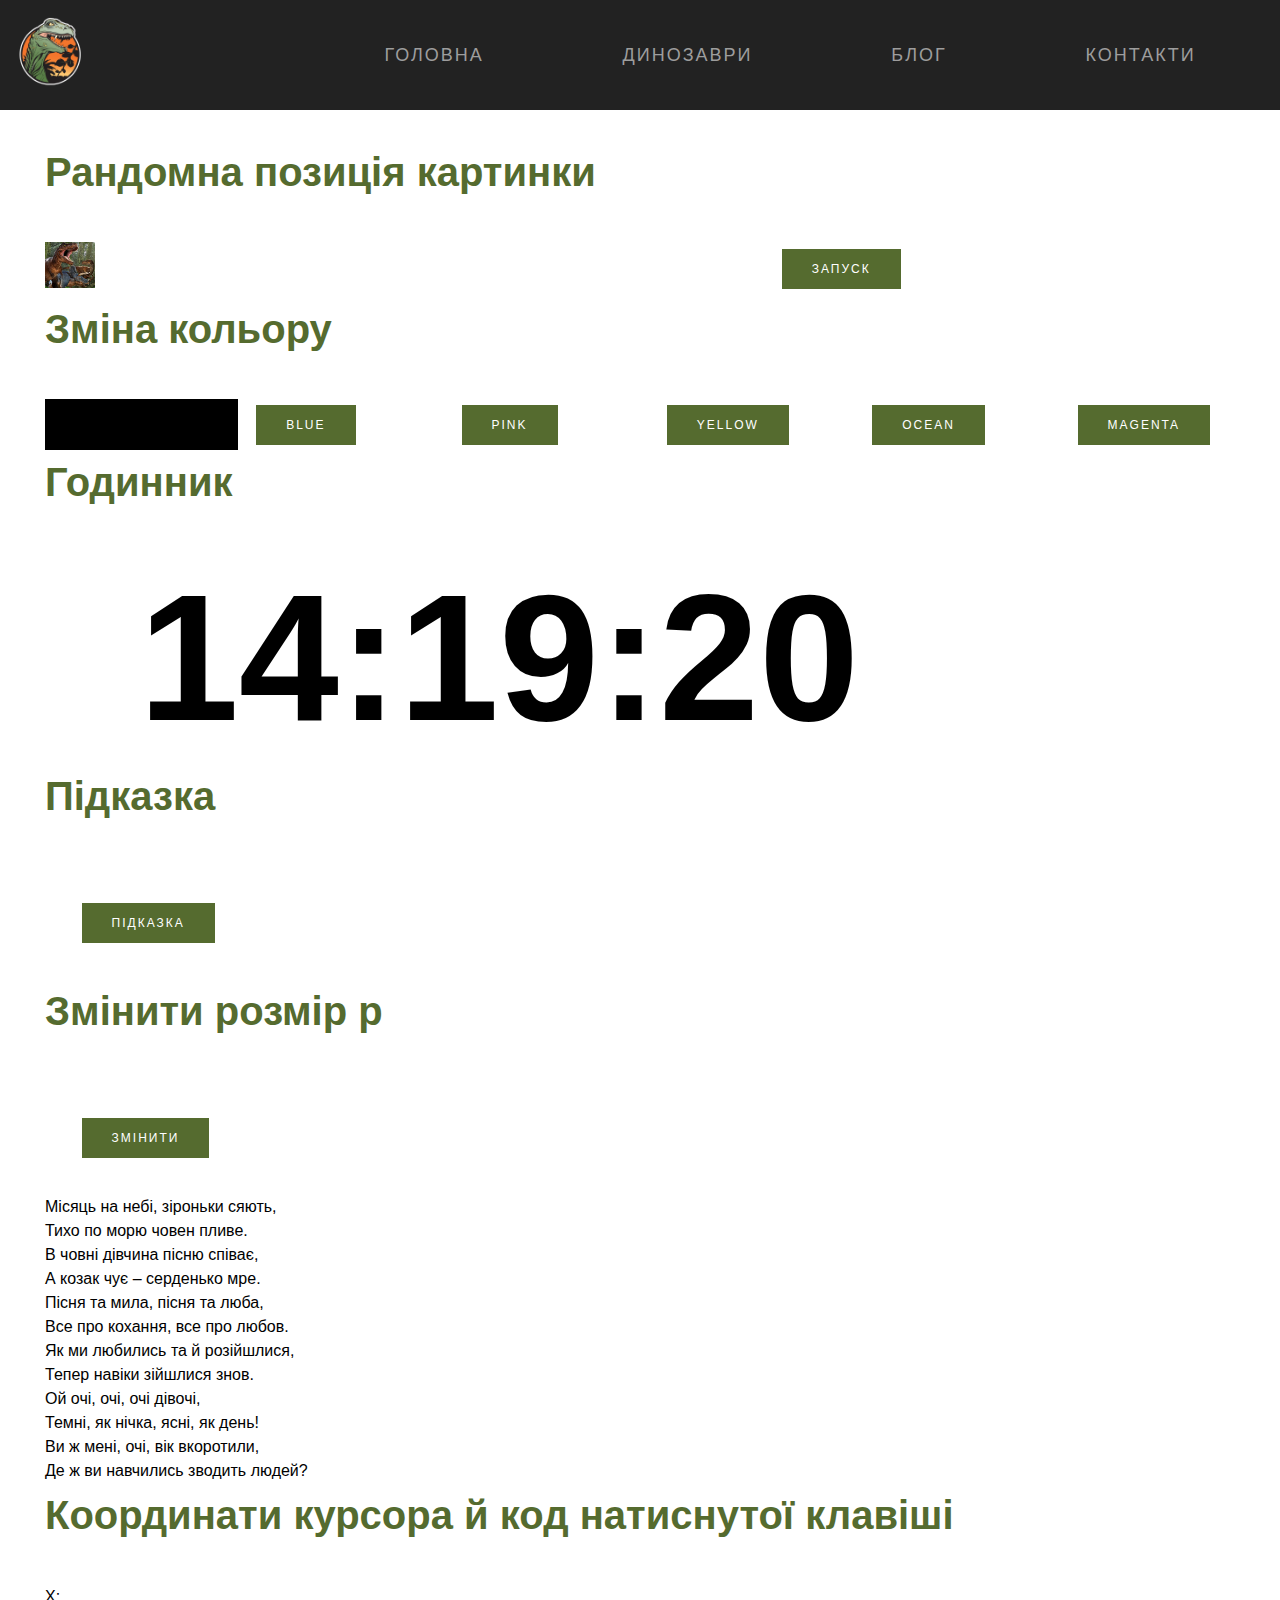
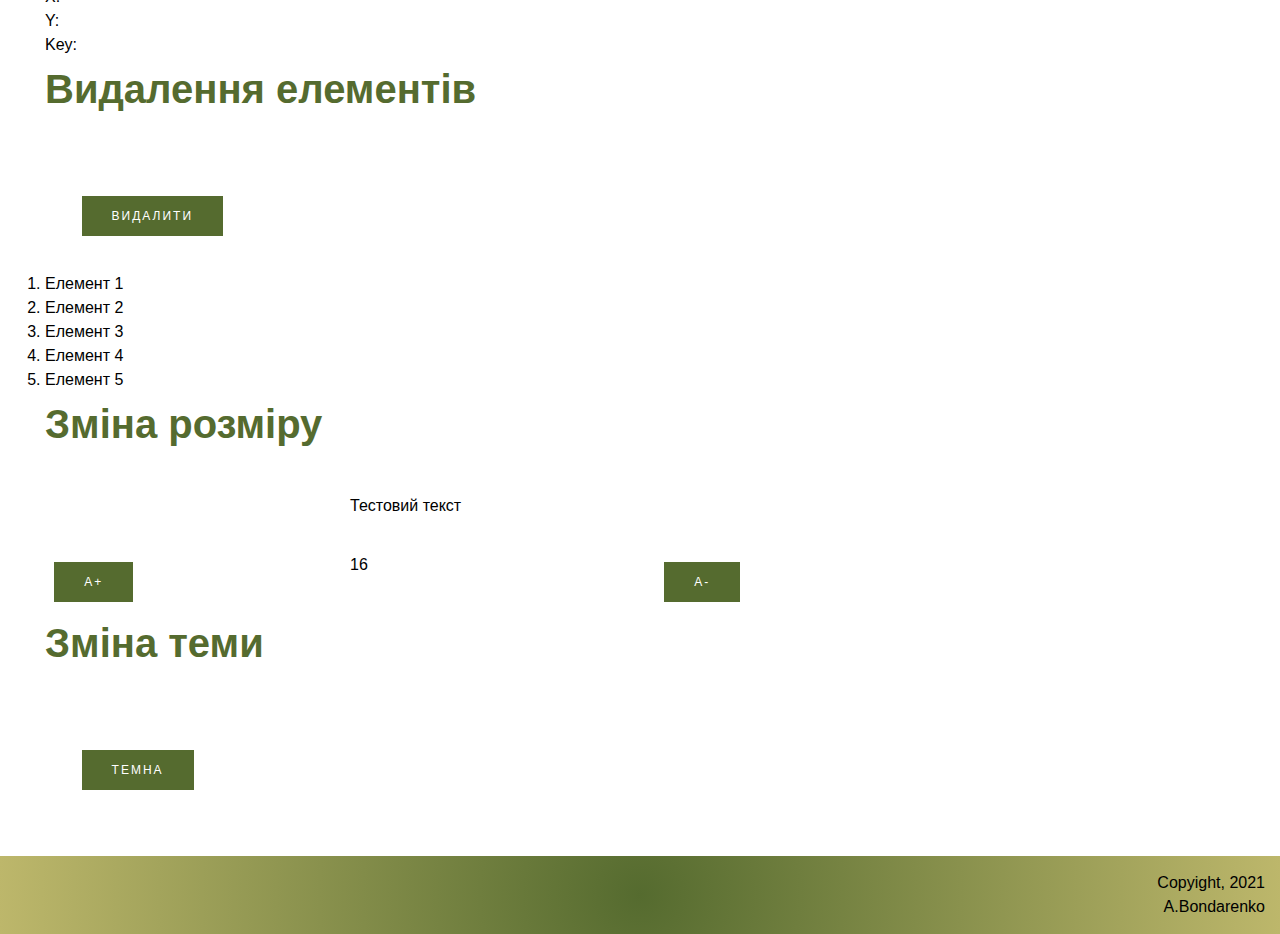
<file: dinosaurs/interactive.html>
<!DOCTYPE html>
<html>
<head>
	<title>Інтерактивно|Dinosaurs</title>
	<meta charset="UTF-8">
	<meta name="description" content="Dinosaurs">
    <meta name="keywords" content="Dinosaurs, dino, museum">
    <meta name="viewport" content="width=device-width, initial-scale=1">
	<link rel="stylesheet" type="text/css" href="css/style.css">
	
</head>
	
	<body onload = "Start()" id="body">
		<div class="wrapper">
			<header class="header" id="header">
				<a href="https://annush-hub.github.io/dinosaurs/" class="header__logo-link"><img src="images/dino-logo-1.png" class="header__logo"></a>
				<nav class="header__menu">
					<ul class="header__list">
						<a href="https://annush-hub.github.io/dinosaurs/index.html" class="header__link"><li class="header__link">Головна</li></a>
						<a href="https://annush-hub.github.io/dinosaurs/dinosaurs.html" class="header__link"><li>Динозаври</li></a>
						<a href="https://annush-hub.github.io/dinosaurs/blog.html" class="header__link "><li class="header__link">Блог</li></a>
						<a href="#" class="header__link"><li>Контакти</li></a>
					</ul>
				</nav>
			</header>
			<main class="main">
				<section class="content">
					<h1 class="main__title">Рандомна позиція картинки</h1>
					<section class="content__interactive">						
						<div class="content__img-random">
							<img src="https://annush-hub.github.io/dinosaurs/images/art-2.png" id="image">
							<button class="collection__button" onclick="Init()" id="image-btn">Запуск</button>
						</div>	
					</section>											
					<h1 class="main__title">Зміна кольору</h1>
					<section class="content__interactive">						
						<div class="content__color-change">
							<div id="color"></div>
							<button class="collection__button" id="bg_col_1"> Blue</button>
							<button class="collection__button" id="bg_col_2"> Pink</button>
							<button class="collection__button" id="bg_col_3"> Yellow</button>
							<button class="collection__button" id="bg_col_4"> Ocean</button>
							<button class="collection__button" id="bg_col_5"> Magenta</button>
						</div>	
					</section>	
					<h1 class="main__title">Годинник</h1>
					<section class="content__interactive">	
						<div class="cotent__clock">				
							<div id="clock">10:23:13</div>
						</div>		
					</section>	
					<h1 class="main__title">Підказка</h1>
					<button class="collection__button" id="but_pop" data-modal-target="#modal">Підказка</button>
					  <div class="modal" id="modal">

					    <div class="modal-header">
					      <div class="title">Це підказка))</div>
					      <button data-close-button class="close-button">&times;</button>
					    </div>
					    <div class="modal-body">
      						Lorem ipsum dolor sit amet consectetur adipisicing elit. Esse quod alias ut illo doloremque eum ipsum obcaecati distinctio debitis reiciendis quae quia soluta totam doloribus quos nesciunt necessitatibus, consectetur quisquam accusamus ex, dolorum, dicta vel? Nostrum voluptatem totam, molestiae rem at ad autem dolor ex aperiam. Amet assumenda eos architecto, dolor placeat deserunt voluptatibus tenetur sint officiis perferendis atque! Voluptatem maxime eius eum dolorem dolor exercitationem quis iusto totam! Repudiandae nobis nesciunt sequi iure! Eligendi, eius libero. Ex, repellat sapiente!
					    </div>
					  </div>
					  <div id="overlay"></div>
					<h1 class="main__title">Змінити розмір p</h1>
					<button class="collection__button" id="but_pop" onclick="changeCollection(pars)">Змінити</button>	
					<p>Місяць на небі, зіроньки сяють,<br>
						Тихо по морю човен пливе.<br>
						В човні дівчина пісню співає,<br>
						А козак чує – серденько мре.<br></p>
					<p>Пісня та мила, пісня та люба,<br>
						Все про кохання, все про любов.<br>
						Як ми любились та й розійшлися,<br>
						Тепер навіки зійшлися знов.<br></p>
					<p>Ой очі, очі, очі дівочі,<br>
						Темні, як нічка, ясні, як день!<br>
						Ви ж мені, очі, вік вкоротили,<br>
						Де ж ви навчились зводить людей?<br></p>
					
					<h1 class="main__title">Координати курсора й код натиснутої клавіші</h1>
					<div>
						<p>X: <span id="x-value"></span></p>
						<p>Y: <span id="y-value"></span></p>
						<p>Key: <span id="key-value"></span></p>
					</div>
					<h1 class="main__title">Видалення елементів</h1>
					<button class="collection__button" id="delete" onclick="Delete()">Видалити</button>	
					<ol id="parent">
						<li>Елемент 1</li>
						<li>Елемент 2</li>
						<li>Елемент 3</li>
						<li>Елемент 4</li>
						<li>Елемент 5</li>
					</ol>

					<h1 class="main__title">Зміна розміру</h1>
					<section class="content__interactive">						
						<div class="content__size-change">
							<div id="string">Тестовий текст</div>
							<button class="collection__button" id="str_size_1">А+</button>
							<span class="font-zoom__item"></span>
							<button class="collection__button" id="str_size_2">А-</button>
						</div>	
					</section>	
					<h1 class="main__title">Зміна теми</h1>
					<button class="collection__button" id="chk">Темна</button>

				</section>
			</main>
			<footer class="footer">
				<div class="footer__text">Copyight, 2021<br>A.Bondarenko</div>
			</footer>
		</div>
		<script src="js/script.js"></script>
	</body>
</html>
</file>
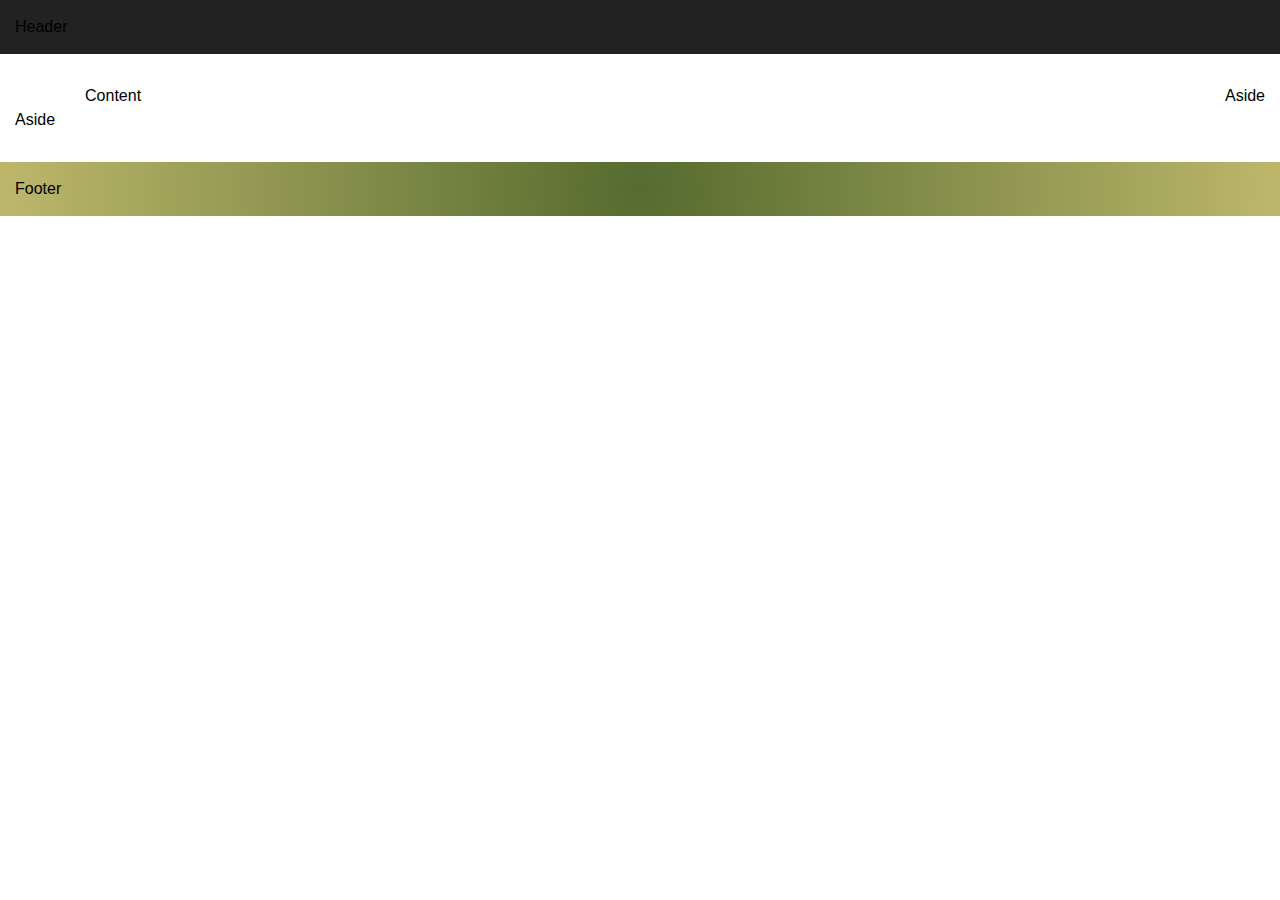
<file: dinosaurs/task.html>
<!DOCTYPE html>
<html>
<head>
	<title>Додаткове завдання</title>
	<meta charset="UTF-8">
	<meta name="description" content="Grid Layout">
    <meta name="viewport" content="width=device-width, initial-scale=1">
	<link rel="stylesheet" type="text/css" href="css/style.css">
</head>
	
	<body>
		<div class="container">
		<div class = "header">Header</div>
		<div class="main">
			<div class="content">Content</div>
			<div class="aside">Aside</div>
			<div class="aside">Aside</div>
		</div>
		<div class="footer">Footer</div>
		</div>
	</body>
</html>
</file>
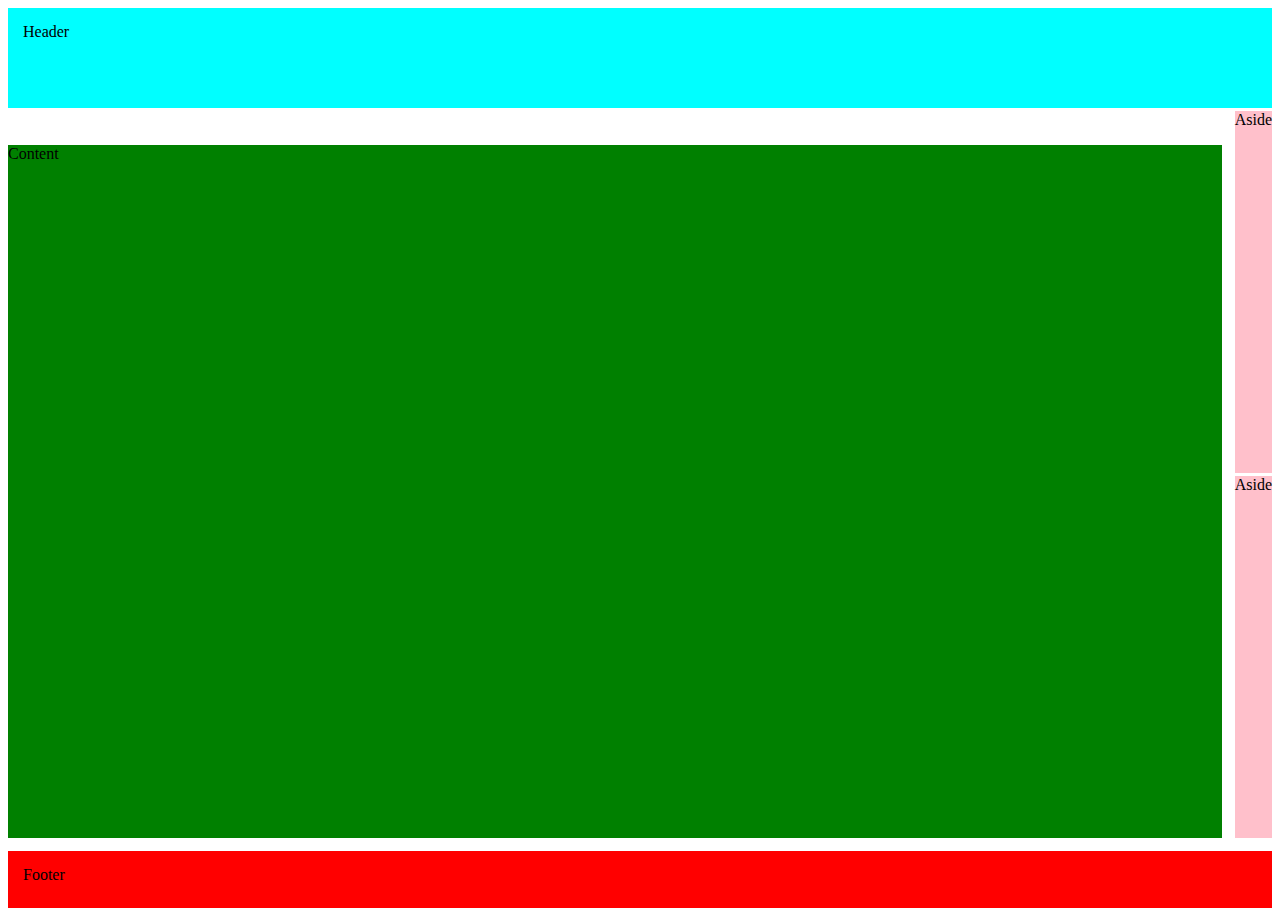
<file: dinosaurs/додаткове завдання/task.html>
<!DOCTYPE html>
<html>
<head>
	<title>Додаткове завдання</title>
	<meta charset="UTF-8">
	<meta name="description" content="Grid Layout">
    <meta name="viewport" content="width=device-width, initial-scale=1">
	<link rel="stylesheet" type="text/css" href="style.css">
</head>
	
	<body>
		<div class="container">
		<div class = "header">Header</div>
		<div class="main">
			<div class="content">Content</div>
			<div class="aside">Aside</div>
			<div class="aside">Aside</div>
		</div>
		<div class="footer">Footer</div>
		</div>
	</body>
</html>
</file>
<file: dinosaurs/css/style.css>
*,
*:before,
*:after {
	padding: 0;
	margin: 0;
	border: 0;
	box-sizing: border-box;
}

body{
	height: 100%;;
	background: url(https://i.pinimg.com/originals/7c/95/02/7c95029dd31403a0413812f5c9e43d15.jpg)no-repeat center center fixed;
    background-size: cover;
	font-family: Arial, "Helvetica Neue", Helvetica, sans-serif;
	color: #fff;
	font-size: 16px;
	line-height: 24px;
	transition: background 0.2s linear;
}
p, div{
	color: black;
}

body.dark {
  background: #222;
}
body.dark p , body.dark span, body.dark #clock, body.dark div{
	color: white;
}

body.dark .header{
	background: black;
}

body.dark .collection__button:hover{
	background-color: black;
	color: #556B2F;
}

a {
	color: #794f45;
	text-decoration: none;
}
h1 {
	font-size: 40px;
	line-height: 1;
	margin: 0px 0px 50px 0px;
}
h2 {
	font-size: 30px;
	line-height: 1;
	margin: 0px 0px 20px 0px;
}
ul {
	list-style: none;
}
/* ================ */
.wrapper {
	display: grid;
	min-height: 100vh;
	grid-template: minmax(100px, auto) 1fr minmax(70px, auto) / 1fr;
	grid-template-areas:
		"header"
		"main"
		"footer";
}
/* ================ */
.header {
	grid-area: header;
	padding: 15px;
	background-color: #222;
	align-items: center;
	display: grid;
	grid-template: 1fr / 1fr minmax(auto, 300px) minmax(auto, 1100px) 1fr;
}
.header__logo-link{
	grid-column: 2 / 3;
}
.header__logo {
	width: 70px;
	height: 70px;
	border-radius: 50%;
}
.header__menu {
	grid-column: 3 / 4;
}
.header__list {
	display: grid;
	grid-auto-flow: column;
	justify-items: center;
	/* justify-content: end; */
}
.header__list li {
	margin: 0px 30px 0px 30px;
	padding-right: 3%;
	line-height: 80px;

}

.header__link {
	color: #9d9d9d;
	text-transform: uppercase;
	font-size: 18px;
	text-decoration: none;
	letter-spacing: 2px;
	text-align: center;
}
.header__link:hover{
	color: #556B2F;
	font-size: 20px;
}
.active li{
	font-weight: bold;
	color: #556B2F;
	font-size: 20px;
}

@media (max-width: 767px) {
	.header__menu {
		display: none;
	}
}

/* ================ */
.main {
	padding: 30px 15px;
}


.content {
}
.content__gallery {
	margin: 0px 0px 40px 0px;
}

@media (min-width: 992px) {
	.main {
		grid-area: main;
		display: grid;
		grid-template: 1fr / 1fr minmax(auto, 300px) minmax(auto, 1100px) 1fr;
	}
	.content {
		grid-column: 2 / 4;
		padding: 0px 0px 0px 30px;
	}
	
}
.main__title{
	padding-top: 1%;
	color: #556B2F;
}

.gallery__title {
	padding: 20px;
	text-align: center;
}

.gallery__items {
	display: grid;
	gap: 10px;
	grid-template-columns: repeat(auto-fit, minmax(250px, 1fr));
}
.gallery__item {
	
	padding: 0px 0px 85% 0px;
	position: relative;
}

.gallery__item:hover{
	opacity: 80%;
}
.gallery__item img {
	width: 100%;
	height: 100%;
	object-fit: cover;
	position: absolute;
	top: 0;
	left: 0;
}

.gallery__item-text{
	color: black;
	background-color: #556B2F;
	padding: 20px;
	text-align: justify;
}

.header__img{
	grid-column: 1/5;
	grid-row: auto;
	margin-right:  1%;
}
@media (min-width: 600px) {
	.gallery__item_big {
		grid-column: span 2;
		
	}
}
/* ================ */

.collection__items {
	display: grid;
	column-gap: 30px;
	row-gap: 10px;
	grid-template-columns: repeat(auto-fit, minmax(350px, 1fr));
}


.collection__item {
	display: grid;
	grid-auto-flow: row;
	grid-template: auto 1fr minmax(40px, auto) / 1fr;
	text-align: center;
}

.card{
	border: solid 1px;
	border-color: black;

}

.item_geography{
	background-image: url("https://annush-hub.github.io/dinosaurs/images/dino.jpg");
  	background-attachment: fixed;
  	background-size: cover;
  	justify-content: center;
  	width: 100%;
 	max-height: 50vh;
}
.collection__image {
	position: relative;
	padding: 0px 0px 90% 0px;
	margin: 0px 0px 20px 0px;
}
.collection__image:hover{
	opacity: 80%;
}

.collection__image img {
	width: 100%;
	height: 100%;
	position: absolute;
	top: 0;
	left: 0;
	object-fit: cover;
}
.collection__name {
	color: #fff;
	font-size: 20px;
	line-height: 28px;
	margin: 0px 0px 30px 0px;
}

.collection__text{
	color: black;
	text-align: justify;
	padding: 2%;
}

.collection__button {
	background-color:#556B2F;
	padding: 0px 30px;
	color: #fff;
	line-height: 40px;
	text-transform: uppercase;
	letter-spacing: 2px;
	font-size: 12px;
	text-decoration: none;
	justify-self: start;
	margin: 3%;
}
.collection__button:hover{
	background-color: #222;
	color: #556B2F;
}

.collection__title{
	color:#556B2F;
}

.collection__title:hover{
	color: #c7c332;
}

.collection__geography-title{
	padding: 20%;
	color: white;
}
/* ================ */
.footer {
	padding: 15px;
	background: rgb(85,107,47);
	background: radial-gradient(circle, rgba(85,107,47,1) 0%, rgba(189,183,107,1) 100%);
	grid-area: footer;
	align-items: center;
	display: grid;
	grid-template: 1fr / 1fr minmax(auto, 300px) minmax(auto, 1100px) 1fr;
}

@media (min-width: 550px) {
	.footer__copy {
		grid-column: 2 / 3;
	}
	.footer__text {
		grid-column: 3 / 4;
		text-align: right;
	}
}
@media (max-width: 550px) {
	.footer {
		grid-template: 1fr 1fr / 1fr;
		justify-items: center;
	}
	.footer__copy {
		order: 2;
	}
	.footer__text {
		order: 1;
	}
}

.accordion
{
	display: block;
	width: 100%;
	margin: 0 auto;
	background-image: url("https://annush-hub.github.io/dinosaurs/images/header.png");
  	
  	background-size: cover;
	overflow: auto;
	border-radius: 5px;
	box-shadow: 0 3px 3px rgba(0,0,0,0.3);
}
.accordion__item
{
	position: relative;
	display: block;
	float: left;
	width: 2em;
	height: 12em;
	margin: 0.5em 0 0.5em 0.5em;
	color: #333;
	background-color: #333;
	overflow: hidden;
	border-radius: 3px;
}
.accordion__title
{
	position: absolute;
	font-size: 1em;
	font-weight: bold;
	width: 12em;
	height: 2em;
	top: 12em;
	left: 0;
	text-indent: 1em;
	padding: 0;
	margin: 0;
	color: #ddd;
	/* Точка повороту поч координат */
	-webkit-transform-origin: 0 0;
	-moz-transform-origin: 0 0;
	-ms-transform-origin: 0 0;
	-o-transform-origin: 0 0;
	transform-origin: 0 0;
	/* Повертаємо на 90 градусів проти год стрілки */
	-webkit-transform: rotate(-90deg);
	-moz-transform: rotate(-90deg);
	-ms-transform: rotate(-90deg);
	-o-transform: rotate(-90deg);
	transform: rotate(-90deg);
}

.accordion__link
{
	display: block;
	width: 100%;
	line-height: 2em;
	text-decoration: none;
	color: inherit;
	outline: 0 none;
}
.accordion__item:target
{
	width: 30em;
	padding: 0 1em;
	color: #333;
	background: url(https://i.pinimg.com/originals/7c/95/02/7c95029dd31403a0413812f5c9e43d15.jpg)no-repeat center center fixed;
    background-size: cover;
}

.accordion__item:target .accordion__title
{
	position: static;
	font-size: 1.3em;
	text-indent: 0;
	color: #333;
	-webkit-transform: rotate(0deg);
	-moz-transform: rotate(0deg);
	-ms-transform: rotate(0deg);
	-o-transform: rotate(0deg);
	transform: rotate(0deg);
}
.accordion__item,
.accordion__title
{
	-webkit-transition: all 1s ease;
	-moz-transition: all 1s ease;
	-ms-transition: all 1s ease;
	-o-transition: all 1s ease;
	transition: all 1s ease;
}

#mybutton {
  position: fixed;
  bottom: -4px;
  align-self: center;
  line-height: 100px;   
}

.button-up{
	font-size: 40px;
	border-radius: 50%;
}

.button-up:hover{
	font-size: 50px;
}
.content__contacts{
	align-items: center;
	display: grid;
	grid-template: 1fr 1fr 1fr 1fr 1fr 1fr/ auto auto auto ;
}
.content__form{
	grid-column: 2 / 3;
}

.content__input{
	height: 40px;
	display: block;
	width: 100%;
	margin: 20px auto;
	border-radius: 6px;
	text-indent: 15px;
}

.content__checkbox{
	 display: none;
}

.content__label{
	padding-left: 20px;
	color: black;
	text-align: justify;
	padding: 2%;
}

.content__label::before {
  content: '';
  display: inline-block;
  width: 20px;
  height: 20px;
  vertical-align: middle;
  margin-left: -10px;
  margin-right: 10px;
  border-radius: 50%;
  border: 1px solid green;  
}

.content__checkbox:checked + .content__label::before {
  content: '';
  background-size: 100%;
  background-image: url([data-uri])
}

.content__color-change {
	display: grid;
	grid-template: 1fr / 1fr 1fr 1fr 1fr 1fr 1fr  ;
	grid-column-gap: 1%;
}
.color{
	grid-column: 1 / 2;	
}

.def_bg{background-color: #000;}				

.bg_1{background-color:#4559EF;}
.bg_2{background-color:#DF3D82;}
.bg_3{background-color:#FFF056;}
.bg_4{background-color:#558C89;}
.bg_5{background-color:#7D1935;}

.content__img-random{
	display: grid;
	grid-template: 3fr / 3fr 1fr 1fr;
	grid-column-gap: 1%;
}
#image{
	grid-column: 1 / 2;	
	max-width: 50px;
	position: relative;
}

#image-btn{
	grid-column: 2 / 3;	
}

.content__size-change{
	display: grid;
	grid-template: 1fr 1fr/ 1fr 1fr 1fr 1fr;
}

#string{
	grid-column: 2 / 3;	
	grid-row: inherit;
}

#str_size_1{
	grid-column: 1 / 2;	
	grid-row: inherit;
}

#str_size_2{
	grid-column: 3 / 4;	
	grid-row: inherit;
}



.cotent__clock{
	display: grid;
	grid-template: 12fr/ 1fr 1fr;
}

#clock{
	color: black;
	font-weight: bold;
	font-size: 20vh;
	grid-column: 1 / 2;	
	grid-row: inherit;
	padding:  13%;
}


.modal {
  position: fixed;
  top: 50%;
  left: 50%;
  transform: translate(-50%, -50%) scale(0);
  transition: 200ms ease-in-out;
  border: 1px solid black;
  border-radius: 10px;
  z-index: 10;
  background-color: #556B2F;
  opacity: 80%;
  width: 500px;
  max-width: 80%;
}

.modal.active {
  transform: translate(-50%, -50%) scale(1);
}

.modal-header {
  padding: 10px 15px;
  display: flex;
  justify-content: space-between;
  align-items: center;
  border-bottom: 1px solid black;
}

.modal-header .title {
  font-size: 1.25rem;
  font-weight: bold;
}

.modal-header .close-button {
  cursor: pointer;
  border: none;
  outline: none;
  background: none;
  font-size: 1.25rem;
  font-weight: bold;
}

.modal-body {
  padding: 10px 15px;
}

#overlay {
  position: fixed;
  opacity: 0;
  transition: 200ms ease-in-out;
  top: 0;
  left: 0;
  right: 0;
  bottom: 0;
  background-color: rgba(0, 0, 0, .5);
  pointer-events: none;
}

#overlay.active {
  opacity: 1;
  pointer-events: all;
}
</file>
<file: maze-web/css/style.css>
@import url(https://fonts.googleapis.com/css?family=Oswald:300,400,700);
@import url(https://fonts.googleapis.com/css?family=Source+Sans+Pro:200,300,400,600,700,900,200italic,300italic,400italic,600italic,700italic,900italic);

/* Override UGG site */
#main {
	width: 100%; padding:0;
}
.content-asset p, ul {
	margin:0 auto;
}
.breadcrumb {
	display:none;
}

/* Helpers */
/**************************/
.margin-top-10 {
	padding-top:10px;
}
.margin-bot-10 {
	padding-bottom:10px;
}

/* Typography */
/**************************/
#parallax-world-of-ugg h1 {
	font-family:'Oswald', sans-serif; 
	font-size:24px; 
	font-weight:400;
	 text-transform: uppercase; 
	 color:black; 
	 padding:0; 
	 margin:0;
}

#parallax-world-of-ugg h2 {
	font-family:'Oswald', sans-serif; 
	font-size:70px; 
	letter-spacing:10px; 
	text-align:center; 
	color:white;
	font-weight:400; 
	text-transform:uppercase; 
	z-index:10; 
	opacity:.9;
}
#parallax-world-of-ugg h3 {
	font-family:'Oswald', sans-serif; 
	font-size:14px; 
	line-height:0;
	font-weight:400; 
	letter-spacing:8px; 
	text-transform: uppercase; 
	color:black;
}
#parallax-world-of-ugg p, ul {
	font-family:'Source Sans Pro', sans-serif; 
	font-weight:400;
	 font-size:14px;
	  line-height:24px;
}
.first-character {
	font-weight:400; float: left; 
	font-size: 84px;
	 line-height: 64
	 px; padding-top: 4px; padding-right: 8px; padding-left: 3px; font-family: 'Source Sans Pro', sans-serif;
}

.sc {
	color: #3b8595;
}
.ny {
	color: #3d3c3a;
}
.atw {
	color: #c48660;
}

/* Section - Title */
/**************************/
#parallax-world-of-ugg .title {background: white; padding: 60px; margin:0 auto; text-align:center;}
#parallax-world-of-ugg .title h1 {font-size:35px; letter-spacing:8px;}

/* Section - Block */
/**************************/
#parallax-world-of-ugg .block {background: white; padding: 60px; width:820px; margin:0 auto; text-align:justify;}
#parallax-world-of-ugg .block-gray {background: #f2f2f2;padding: 60px;}
#parallax-world-of-ugg .section-overlay-mask {position: absolute; top: 0; left: 0; width: 100%; height: 100%; background-color: black; opacity: 0.70;}

/* Section - Parallax */
/**************************/
#parallax-world-of-ugg .parallax-one {
	padding-top: 200px; 
	padding-bottom: 200px; 
	overflow: hidden; 
	position: relative; 
	width: 100%; 
	background-image: url(https://res.cloudinary.com/incredibles-production/image/upload/v1623933913/field_wjmepb.jpg); background-attachment: fixed; background-size: cover; -moz-background-size: cover; -webkit-background-size: cover; background-repeat: no-repeat; background-position: top center;}
#parallax-world-of-ugg .parallax-two {
	padding-top: 200px; 
	padding-bottom: 200px; 
	overflow: hidden; 
	position: relative; 
	width: 100%; 
	background-image: url(https://res.cloudinary.com/incredibles-production/image/upload/v1623933735/menu_wsaick.jpg); background-attachment: fixed; background-size: cover; -moz-background-size: cover; -webkit-background-size: cover; background-repeat: no-repeat; background-position: center center;}
#parallax-world-of-ugg .parallax-three {
	padding-top: 200px; 
	padding-bottom: 200px; 
	overflow: hidden; 
	position: relative; 
	width: 100%; 
	background-image: url(https://res.cloudinary.com/incredibles-production/image/upload/v1623933764/level_ytu8ma.png); background-attachment: fixed; background-size: cover; -moz-background-size: cover; -webkit-background-size: cover; background-repeat: no-repeat; background-position: center center;}

/* Extras */
/**************************/
#parallax-world-of-ugg .line-break {border-bottom:1px solid black; width: 150px; margin:0 auto;}

/* Media Queries */
/**************************/
@media screen and (max-width: 959px) and (min-width: 768px) {
  #parallax-world-of-ugg .block {padding: 40px; width:620px;}
}
@media screen and (max-width: 767px) {
  #parallax-world-of-ugg .block {padding: 30px; width:420px;}
  #parallax-world-of-ugg h2 {font-size:30px;}
  #parallax-world-of-ugg .block {padding: 30px;}
  #parallax-world-of-ugg .parallax-one, #parallax-world-of-ugg .parallax-two, #parallax-world-of-ugg .parallax-three {padding-top:100px; padding-bottom:100px;}
}
@media screen and (max-width: 479px) {
  #parallax-world-of-ugg .block {padding: 30px 15px; width:290px;}
}
</file>
<file: dinosaurs/додаткове завдання/style.css>
.container{
	display: grid;
	min-height: 100vh;
	grid-template: minmax(100px, auto) 1fr minmax(70px, auto) / 1fr;
	grid-template-areas:
		"header"
		"main"
		"footer";
}

.header {
	grid-area: header;
	padding: 15px;
	background-color: cyan;
}


	.main {
		grid-area: main;
		display: grid;
		grid-template: 1fr 1fr / minmax(auto, 750px) minmax(auto, 650px);
	}
	.content {
		grid-column: span 2;
    grid-row: span 2;
		margin-top: 3%;
    margin-right: 1%;
    background-color: green;
	}
.aside{
  background-color: pink;
  grid-column: 3/4;
  margin-top: 8%;
   margin-right: 1%;
}

.footer {
	padding: 15px;
	background-color: red;
	grid-area: footer;
	margin-top: 1%;
}

@media (max-width:600px) {
   .aside{
       display:none;
   }
}
</file>
